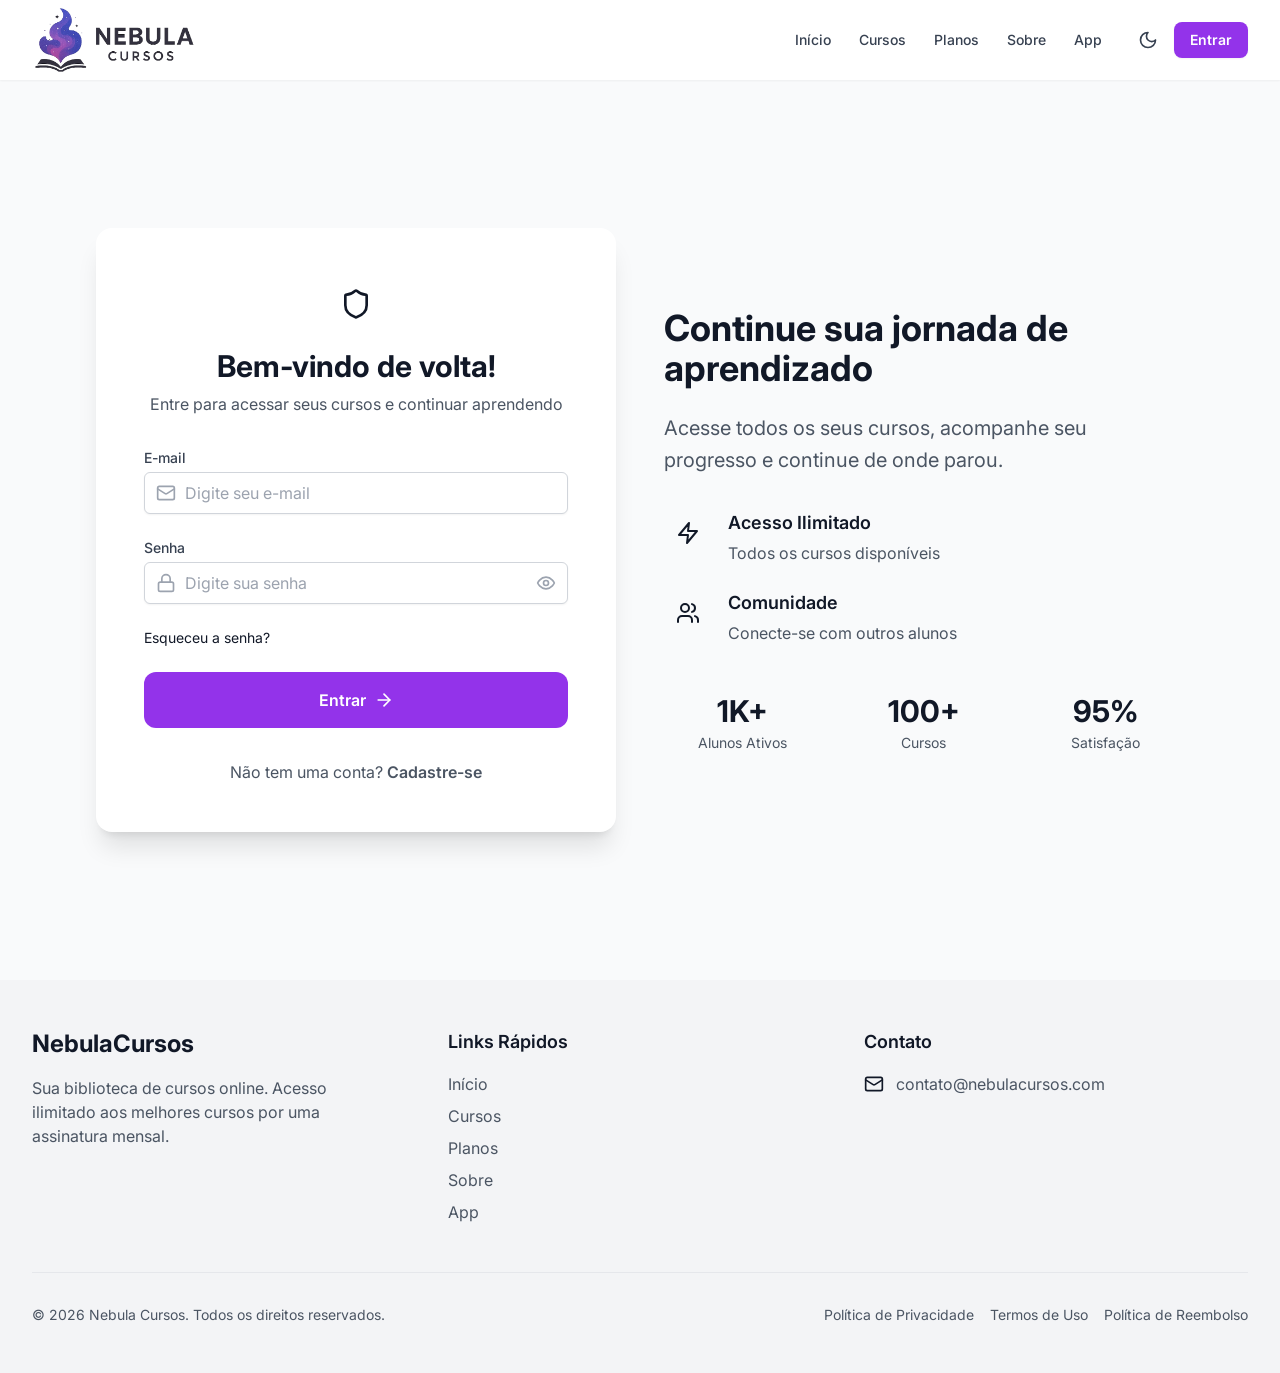
<file: index.html>
<!doctype html>
<html lang="pt-BR">
  <head>
    <meta charset="UTF-8" />
    <meta name="viewport" content="width=device-width, initial-scale=1.0" />
    <title>Nebula Cursos - Biblioteca de Cursos Online</title>
    <!-- <meta
    name="description"
    content="Nebula Cursos é uma plataforma de cursos online que oferece uma ampla gama de cursos para você aprender e se desenvolver."
    /> -->
    
    <!-- Icons -->
    <link rel="icon" type="image/svg+xml" href="/assets/logo-CbI03La8.svg" />
    <link rel="icon" href="/assets/logo-CbI03La8.svg" />

    <!-- Anti-Bots -->
    <meta name="robots" content="noindex, nofollow" />
    <meta name="bingbot" content="noindex" />
    <meta name="yandexbot" content="noindex" />

    <meta name="google" content="notranslate" />
    <meta name="googlebot" content="noindex" />
    <meta name="googlebot-news" content="nosnippet" />


    <!-- Evita conteúdo duplicado -->
    <link rel="canonical" href="https://nebulacursos.com" />


    <!-- Meta OG -->
    <meta
      property="og:title"
      content="Nebula Cursos - Biblioteca de Cursos Online"
    />
    <!-- <meta
      property="og:description"
      content="Nebula Cursos é uma plataforma de cursos online que oferece uma ampla gama de cursos para você aprender e se desenvolver."
    /> -->
    <meta
      property="og:image"
      content="https://nebulacursos.com/src/assets/logo-darkmode.png"
    />
    <meta property="og:url" content="https://nebulacursos.com" />
    <meta property="og:type" content="website" />

    <!-- Meta Twitter -->
    <!-- <meta name="twitter:card" content="summary_large_image" />
    <meta
      name="twitter:title"
      content="Nebula Cursos - Biblioteca de Cursos Online"
    />
    <meta
      name="twitter:description"
      content="Nebula Cursos é uma plataforma de cursos online que oferece uma ampla gama de cursos para você aprender e se desenvolver."
    />
    <meta
      name="twitter:image"
      content="https://nebulacursos.com/src/assets/logo-darkmode.png"
    />
    <meta name="twitter:url" content="https://nebulacursos.com" />
    <meta name="twitter:site" content="@nebulacursos" />
    <meta name="twitter:creator" content="@nebulacursos" />
    <meta
      name="twitter:image:alt"
      content="Nebula Cursos - Biblioteca de Cursos Online"
    /> -->

    <script type="module" crossorigin src="/assets/index-qX1YD-m4.js"></script>
    <link rel="stylesheet" crossorigin href="/assets/index-trrkedoK.css">
  </head>
  <body>
    <div id="root"></div>
  </body>
</html>
</file>
<file: assets/index-trrkedoK.css>
@import"https://fonts.googleapis.com/css2?family=Inter:wght@300;400;500;600;700&display=swap";:root{--color-primary: 116, 54, 240;--color-primary-light: 147, 97, 247;--color-primary-dark: 92, 33, 209;--color-secondary: 59, 130, 246;--color-accent: 249, 115, 22;--color-success: 34, 197, 94;--color-warning: 234, 179, 8;--color-error: 239, 68, 68;--color-background: 249, 250, 251;--color-foreground: 17, 24, 39;--font-sans: "Inter", system-ui, -apple-system, sans-serif}.dark{--color-background: 17, 24, 39;--color-foreground: 249, 250, 251}body{font-family:var(--font-sans);--tw-bg-opacity: 1;background-color:rgb(249 250 251 / var(--tw-bg-opacity));font-size:1rem;line-height:1.5rem;--tw-text-opacity: 1;color:rgb(17 24 39 / var(--tw-text-opacity));-webkit-font-smoothing:antialiased;-moz-osx-font-smoothing:grayscale;transition-property:color,background-color,border-color,text-decoration-color,fill,stroke;transition-timing-function:cubic-bezier(.4,0,.2,1);transition-duration:.3s}body:is(.dark *){--tw-bg-opacity: 1;background-color:rgb(17 24 39 / var(--tw-bg-opacity));--tw-text-opacity: 1;color:rgb(255 255 255 / var(--tw-text-opacity))}h1,h2,h3,h4,h5,h6{font-weight:600}h1{font-size:2.25rem;line-height:2.5rem}@media(min-width:768px){h1{font-size:3rem;line-height:1}}h2{font-size:1.875rem;line-height:2.25rem}@media(min-width:768px){h2{font-size:2.25rem;line-height:2.5rem}}h3{font-size:1.5rem;line-height:2rem}@media(min-width:768px){h3{font-size:1.875rem;line-height:2.25rem}}h4{font-size:1.25rem;line-height:1.75rem}@media(min-width:768px){h4{font-size:1.5rem;line-height:2rem}}h5{font-size:1.125rem;line-height:1.75rem}@media(min-width:768px){h5{font-size:1.25rem;line-height:1.75rem}}h6{font-size:1rem;line-height:1.5rem}@media(min-width:768px){h6{font-size:1.125rem;line-height:1.75rem}}.btn{display:inline-flex;align-items:center;justify-content:center;border-radius:.375rem;padding:.5rem 1rem;font-size:.875rem;line-height:1.25rem;font-weight:500;transition-property:color,background-color,border-color,text-decoration-color,fill,stroke;transition-timing-function:cubic-bezier(.4,0,.2,1);transition-duration:.15s}.btn:focus{outline:2px solid transparent;outline-offset:2px;--tw-ring-offset-shadow: var(--tw-ring-inset) 0 0 0 var(--tw-ring-offset-width) var(--tw-ring-offset-color);--tw-ring-shadow: var(--tw-ring-inset) 0 0 0 calc(2px + var(--tw-ring-offset-width)) var(--tw-ring-color);box-shadow:var(--tw-ring-offset-shadow),var(--tw-ring-shadow),var(--tw-shadow, 0 0 #0000);--tw-ring-color: rgb(var(--color-primary));--tw-ring-offset-width: 2px}.btn:focus:is(.dark *){--tw-ring-offset-color: #111827}.btn-primary{display:inline-flex;align-items:center;justify-content:center;border-radius:.375rem;padding:.5rem 1rem;font-size:.875rem;line-height:1.25rem;font-weight:500;transition-property:color,background-color,border-color,text-decoration-color,fill,stroke;transition-timing-function:cubic-bezier(.4,0,.2,1);transition-duration:.15s}.btn-primary:focus{outline:2px solid transparent;outline-offset:2px;--tw-ring-offset-shadow: var(--tw-ring-inset) 0 0 0 var(--tw-ring-offset-width) var(--tw-ring-offset-color);--tw-ring-shadow: var(--tw-ring-inset) 0 0 0 calc(2px + var(--tw-ring-offset-width)) var(--tw-ring-color);box-shadow:var(--tw-ring-offset-shadow),var(--tw-ring-shadow),var(--tw-shadow, 0 0 #0000);--tw-ring-color: rgb(var(--color-primary));--tw-ring-offset-width: 2px}.btn-primary:focus:is(.dark *){--tw-ring-offset-color: #111827}.btn-primary{--tw-bg-opacity: 1;background-color:rgb(var(--color-primary) / var(--tw-bg-opacity));--tw-text-opacity: 1;color:rgb(255 255 255 / var(--tw-text-opacity))}.btn-primary:hover{--tw-bg-opacity: 1;background-color:rgb(var(--color-primary-dark) / var(--tw-bg-opacity))}.btn-secondary{display:inline-flex;align-items:center;justify-content:center;border-radius:.375rem;padding:.5rem 1rem;font-size:.875rem;line-height:1.25rem;font-weight:500;transition-property:color,background-color,border-color,text-decoration-color,fill,stroke;transition-timing-function:cubic-bezier(.4,0,.2,1);transition-duration:.15s}.btn-secondary:focus{outline:2px solid transparent;outline-offset:2px;--tw-ring-offset-shadow: var(--tw-ring-inset) 0 0 0 var(--tw-ring-offset-width) var(--tw-ring-offset-color);--tw-ring-shadow: var(--tw-ring-inset) 0 0 0 calc(2px + var(--tw-ring-offset-width)) var(--tw-ring-color);box-shadow:var(--tw-ring-offset-shadow),var(--tw-ring-shadow),var(--tw-shadow, 0 0 #0000);--tw-ring-color: rgb(var(--color-primary));--tw-ring-offset-width: 2px}.btn-secondary:focus:is(.dark *){--tw-ring-offset-color: #111827}.btn-secondary{border-width:1px;--tw-border-opacity: 1;border-color:rgb(209 213 219 / var(--tw-border-opacity));--tw-bg-opacity: 1;background-color:rgb(255 255 255 / var(--tw-bg-opacity));--tw-text-opacity: 1;color:rgb(17 24 39 / var(--tw-text-opacity))}.btn-secondary:hover{--tw-bg-opacity: 1;background-color:rgb(243 244 246 / var(--tw-bg-opacity))}.btn-secondary:is(.dark *){--tw-border-opacity: 1;border-color:rgb(55 65 81 / var(--tw-border-opacity));--tw-bg-opacity: 1;background-color:rgb(31 41 55 / var(--tw-bg-opacity));--tw-text-opacity: 1;color:rgb(255 255 255 / var(--tw-text-opacity))}.btn-secondary:hover:is(.dark *){--tw-bg-opacity: 1;background-color:rgb(55 65 81 / var(--tw-bg-opacity))}.container-custom{width:100%}@media(min-width:640px){.container-custom{max-width:640px}}@media(min-width:768px){.container-custom{max-width:768px}}@media(min-width:1024px){.container-custom{max-width:1024px}}@media(min-width:1280px){.container-custom{max-width:1280px}}@media(min-width:1536px){.container-custom{max-width:1536px}}.container-custom{margin-left:auto;margin-right:auto;padding-left:1rem;padding-right:1rem}@media(min-width:640px){.container-custom{padding-left:1.5rem;padding-right:1.5rem}}@media(min-width:1024px){.container-custom{padding-left:2rem;padding-right:2rem}}.card{overflow:hidden;border-radius:.5rem;--tw-bg-opacity: 1;background-color:rgb(255 255 255 / var(--tw-bg-opacity));--tw-shadow: 0 4px 6px -1px rgb(0 0 0 / .1), 0 2px 4px -2px rgb(0 0 0 / .1);--tw-shadow-colored: 0 4px 6px -1px var(--tw-shadow-color), 0 2px 4px -2px var(--tw-shadow-color);box-shadow:var(--tw-ring-offset-shadow, 0 0 #0000),var(--tw-ring-shadow, 0 0 #0000),var(--tw-shadow);transition-property:all;transition-timing-function:cubic-bezier(.4,0,.2,1);transition-duration:.3s}.card:is(.dark *){--tw-bg-opacity: 1;background-color:rgb(31 41 55 / var(--tw-bg-opacity))}.input{display:block;width:100%;border-radius:.375rem;border-width:1px;--tw-border-opacity: 1;border-color:rgb(209 213 219 / var(--tw-border-opacity));--tw-bg-opacity: 1;background-color:rgb(255 255 255 / var(--tw-bg-opacity));padding:.5rem .75rem}.input::-moz-placeholder{--tw-placeholder-opacity: 1;color:rgb(156 163 175 / var(--tw-placeholder-opacity))}.input::placeholder{--tw-placeholder-opacity: 1;color:rgb(156 163 175 / var(--tw-placeholder-opacity))}.input{--tw-shadow: 0 1px 2px 0 rgb(0 0 0 / .05);--tw-shadow-colored: 0 1px 2px 0 var(--tw-shadow-color);box-shadow:var(--tw-ring-offset-shadow, 0 0 #0000),var(--tw-ring-shadow, 0 0 #0000),var(--tw-shadow);transition-property:color,background-color,border-color,text-decoration-color,fill,stroke,opacity,box-shadow,transform,filter,backdrop-filter;transition-timing-function:cubic-bezier(.4,0,.2,1);transition-duration:.2s}.input:focus{border-color:transparent;outline:2px solid transparent;outline-offset:2px;--tw-ring-offset-shadow: var(--tw-ring-inset) 0 0 0 var(--tw-ring-offset-width) var(--tw-ring-offset-color);--tw-ring-shadow: var(--tw-ring-inset) 0 0 0 calc(2px + var(--tw-ring-offset-width)) var(--tw-ring-color);box-shadow:var(--tw-ring-offset-shadow),var(--tw-ring-shadow),var(--tw-shadow, 0 0 #0000);--tw-ring-color: rgb(var(--color-primary))}.input:disabled{--tw-border-opacity: 1;border-color:rgb(229 231 235 / var(--tw-border-opacity));--tw-bg-opacity: 1;background-color:rgb(243 244 246 / var(--tw-bg-opacity));--tw-text-opacity: 1;color:rgb(107 114 128 / var(--tw-text-opacity))}.input:is(.dark *){--tw-border-opacity: 1;border-color:rgb(55 65 81 / var(--tw-border-opacity));--tw-bg-opacity: 1;background-color:rgb(31 41 55 / var(--tw-bg-opacity));--tw-text-opacity: 1;color:rgb(255 255 255 / var(--tw-text-opacity))}.input:disabled:is(.dark *){--tw-bg-opacity: 1;background-color:rgb(55 65 81 / var(--tw-bg-opacity));--tw-text-opacity: 1;color:rgb(156 163 175 / var(--tw-text-opacity))}.label{margin-bottom:.25rem;display:block;font-size:.875rem;line-height:1.25rem;font-weight:500;--tw-text-opacity: 1;color:rgb(55 65 81 / var(--tw-text-opacity))}.label:is(.dark *){--tw-text-opacity: 1;color:rgb(209 213 219 / var(--tw-text-opacity))}.animate-fade-in{animation:fadeIn .5s ease-in-out forwards}@keyframes fadeIn{0%{opacity:0}to{opacity:1}}@keyframes shimmer{0%{transform:translate(-100%)}to{transform:translate(100%)}}.animate-shimmer{animation:shimmer 2s infinite}.slider{-webkit-appearance:none;-moz-appearance:none;appearance:none;background:transparent;cursor:pointer}.slider::-webkit-slider-track{background:#374151;height:4px;border-radius:2px}.slider::-webkit-slider-thumb{-webkit-appearance:none;appearance:none;background:#fff;height:12px;width:12px;border-radius:50%;cursor:pointer;box-shadow:0 2px 4px #0003}.slider::-moz-range-track{background:#374151;height:4px;border-radius:2px;border:none}.slider::-moz-range-thumb{background:#fff;height:12px;width:12px;border-radius:50%;cursor:pointer;border:none;box-shadow:0 2px 4px #0003}video::cue{bottom:15%!important;line-height:1.3}*,:before,:after{--tw-border-spacing-x: 0;--tw-border-spacing-y: 0;--tw-translate-x: 0;--tw-translate-y: 0;--tw-rotate: 0;--tw-skew-x: 0;--tw-skew-y: 0;--tw-scale-x: 1;--tw-scale-y: 1;--tw-pan-x: ;--tw-pan-y: ;--tw-pinch-zoom: ;--tw-scroll-snap-strictness: proximity;--tw-gradient-from-position: ;--tw-gradient-via-position: ;--tw-gradient-to-position: ;--tw-ordinal: ;--tw-slashed-zero: ;--tw-numeric-figure: ;--tw-numeric-spacing: ;--tw-numeric-fraction: ;--tw-ring-inset: ;--tw-ring-offset-width: 0px;--tw-ring-offset-color: #fff;--tw-ring-color: rgb(59 130 246 / .5);--tw-ring-offset-shadow: 0 0 #0000;--tw-ring-shadow: 0 0 #0000;--tw-shadow: 0 0 #0000;--tw-shadow-colored: 0 0 #0000;--tw-blur: ;--tw-brightness: ;--tw-contrast: ;--tw-grayscale: ;--tw-hue-rotate: ;--tw-invert: ;--tw-saturate: ;--tw-sepia: ;--tw-drop-shadow: ;--tw-backdrop-blur: ;--tw-backdrop-brightness: ;--tw-backdrop-contrast: ;--tw-backdrop-grayscale: ;--tw-backdrop-hue-rotate: ;--tw-backdrop-invert: ;--tw-backdrop-opacity: ;--tw-backdrop-saturate: ;--tw-backdrop-sepia: ;--tw-contain-size: ;--tw-contain-layout: ;--tw-contain-paint: ;--tw-contain-style: }::backdrop{--tw-border-spacing-x: 0;--tw-border-spacing-y: 0;--tw-translate-x: 0;--tw-translate-y: 0;--tw-rotate: 0;--tw-skew-x: 0;--tw-skew-y: 0;--tw-scale-x: 1;--tw-scale-y: 1;--tw-pan-x: ;--tw-pan-y: ;--tw-pinch-zoom: ;--tw-scroll-snap-strictness: proximity;--tw-gradient-from-position: ;--tw-gradient-via-position: ;--tw-gradient-to-position: ;--tw-ordinal: ;--tw-slashed-zero: ;--tw-numeric-figure: ;--tw-numeric-spacing: ;--tw-numeric-fraction: ;--tw-ring-inset: ;--tw-ring-offset-width: 0px;--tw-ring-offset-color: #fff;--tw-ring-color: rgb(59 130 246 / .5);--tw-ring-offset-shadow: 0 0 #0000;--tw-ring-shadow: 0 0 #0000;--tw-shadow: 0 0 #0000;--tw-shadow-colored: 0 0 #0000;--tw-blur: ;--tw-brightness: ;--tw-contrast: ;--tw-grayscale: ;--tw-hue-rotate: ;--tw-invert: ;--tw-saturate: ;--tw-sepia: ;--tw-drop-shadow: ;--tw-backdrop-blur: ;--tw-backdrop-brightness: ;--tw-backdrop-contrast: ;--tw-backdrop-grayscale: ;--tw-backdrop-hue-rotate: ;--tw-backdrop-invert: ;--tw-backdrop-opacity: ;--tw-backdrop-saturate: ;--tw-backdrop-sepia: ;--tw-contain-size: ;--tw-contain-layout: ;--tw-contain-paint: ;--tw-contain-style: }*,:before,:after{box-sizing:border-box;border-width:0;border-style:solid;border-color:#e5e7eb}:before,:after{--tw-content: ""}html,:host{line-height:1.5;-webkit-text-size-adjust:100%;-moz-tab-size:4;-o-tab-size:4;tab-size:4;font-family:var(--font-sans);font-feature-settings:normal;font-variation-settings:normal;-webkit-tap-highlight-color:transparent}body{margin:0;line-height:inherit}hr{height:0;color:inherit;border-top-width:1px}abbr:where([title]){-webkit-text-decoration:underline dotted;text-decoration:underline dotted}h1,h2,h3,h4,h5,h6{font-size:inherit;font-weight:inherit}a{color:inherit;text-decoration:inherit}b,strong{font-weight:bolder}code,kbd,samp,pre{font-family:ui-monospace,SFMono-Regular,Menlo,Monaco,Consolas,Liberation Mono,Courier New,monospace;font-feature-settings:normal;font-variation-settings:normal;font-size:1em}small{font-size:80%}sub,sup{font-size:75%;line-height:0;position:relative;vertical-align:baseline}sub{bottom:-.25em}sup{top:-.5em}table{text-indent:0;border-color:inherit;border-collapse:collapse}button,input,optgroup,select,textarea{font-family:inherit;font-feature-settings:inherit;font-variation-settings:inherit;font-size:100%;font-weight:inherit;line-height:inherit;letter-spacing:inherit;color:inherit;margin:0;padding:0}button,select{text-transform:none}button,input:where([type=button]),input:where([type=reset]),input:where([type=submit]){-webkit-appearance:button;background-color:transparent;background-image:none}:-moz-focusring{outline:auto}:-moz-ui-invalid{box-shadow:none}progress{vertical-align:baseline}::-webkit-inner-spin-button,::-webkit-outer-spin-button{height:auto}[type=search]{-webkit-appearance:textfield;outline-offset:-2px}::-webkit-search-decoration{-webkit-appearance:none}::-webkit-file-upload-button{-webkit-appearance:button;font:inherit}summary{display:list-item}blockquote,dl,dd,h1,h2,h3,h4,h5,h6,hr,figure,p,pre{margin:0}fieldset{margin:0;padding:0}legend{padding:0}ol,ul,menu{list-style:none;margin:0;padding:0}dialog{padding:0}textarea{resize:vertical}input::-moz-placeholder,textarea::-moz-placeholder{opacity:1;color:#9ca3af}input::placeholder,textarea::placeholder{opacity:1;color:#9ca3af}button,[role=button]{cursor:pointer}:disabled{cursor:default}img,svg,video,canvas,audio,iframe,embed,object{display:block;vertical-align:middle}img,video{max-width:100%;height:auto}[hidden]{display:none}.\!container{width:100%!important}.container{width:100%}@media(min-width:640px){.\!container{max-width:640px!important}.container{max-width:640px}}@media(min-width:768px){.\!container{max-width:768px!important}.container{max-width:768px}}@media(min-width:1024px){.\!container{max-width:1024px!important}.container{max-width:1024px}}@media(min-width:1280px){.\!container{max-width:1280px!important}.container{max-width:1280px}}@media(min-width:1536px){.\!container{max-width:1536px!important}.container{max-width:1536px}}.sr-only{position:absolute;width:1px;height:1px;padding:0;margin:-1px;overflow:hidden;clip:rect(0,0,0,0);white-space:nowrap;border-width:0}.pointer-events-none{pointer-events:none}.fixed{position:fixed}.absolute{position:absolute}.relative{position:relative}.sticky{position:sticky}.inset-0{inset:0}.-bottom-4{bottom:-1rem}.-bottom-8{bottom:-2rem}.-left-4{left:-1rem}.-left-8{left:-2rem}.-right-2{right:-.5rem}.-right-4{right:-1rem}.-right-8{right:-2rem}.-top-2{top:-.5rem}.-top-4{top:-1rem}.-top-8{top:-2rem}.bottom-0{bottom:0}.bottom-4{bottom:1rem}.bottom-full{bottom:100%}.left-0{left:0}.left-1\/2{left:50%}.left-3{left:.75rem}.left-4{left:1rem}.left-5{left:1.25rem}.right-0{right:0}.right-1\.5{right:.375rem}.right-2{right:.5rem}.right-3{right:.75rem}.right-4{right:1rem}.top-0{top:0}.top-1\.5{top:.375rem}.top-1\/2{top:50%}.top-2{top:.5rem}.top-20{top:5rem}.top-4{top:1rem}.top-8{top:2rem}.top-full{top:100%}.z-10{z-index:10}.z-20{z-index:20}.z-50{z-index:50}.z-\[60\]{z-index:60}.order-1{order:1}.order-2{order:2}.col-span-full{grid-column:1 / -1}.m-1{margin:.25rem}.mx-1{margin-left:.25rem;margin-right:.25rem}.mx-2{margin-left:.5rem;margin-right:.5rem}.mx-4{margin-left:1rem;margin-right:1rem}.mx-auto{margin-left:auto;margin-right:auto}.my-2{margin-top:.5rem;margin-bottom:.5rem}.mb-0\.5{margin-bottom:.125rem}.mb-1{margin-bottom:.25rem}.mb-1\.5{margin-bottom:.375rem}.mb-10{margin-bottom:2.5rem}.mb-12{margin-bottom:3rem}.mb-14{margin-bottom:3.5rem}.mb-16{margin-bottom:4rem}.mb-2{margin-bottom:.5rem}.mb-20{margin-bottom:5rem}.mb-3{margin-bottom:.75rem}.mb-4{margin-bottom:1rem}.mb-6{margin-bottom:1.5rem}.mb-8{margin-bottom:2rem}.ml-1{margin-left:.25rem}.ml-2{margin-left:.5rem}.ml-3{margin-left:.75rem}.ml-4{margin-left:1rem}.mr-1{margin-right:.25rem}.mr-2{margin-right:.5rem}.mr-3{margin-right:.75rem}.mr-4{margin-right:1rem}.mt-0\.5{margin-top:.125rem}.mt-1{margin-top:.25rem}.mt-10{margin-top:2.5rem}.mt-12{margin-top:3rem}.mt-2{margin-top:.5rem}.mt-20{margin-top:5rem}.mt-3{margin-top:.75rem}.mt-4{margin-top:1rem}.mt-6{margin-top:1.5rem}.mt-8{margin-top:2rem}.mt-auto{margin-top:auto}.line-clamp-2{overflow:hidden;display:-webkit-box;-webkit-box-orient:vertical;-webkit-line-clamp:2}.block{display:block}.inline-block{display:inline-block}.inline{display:inline}.flex{display:flex}.inline-flex{display:inline-flex}.table{display:table}.grid{display:grid}.hidden{display:none}.aspect-\[16\/10\]{aspect-ratio:16/10}.aspect-video{aspect-ratio:16 / 9}.h-1{height:.25rem}.h-1\.5{height:.375rem}.h-10{height:2.5rem}.h-11{height:2.75rem}.h-12{height:3rem}.h-14{height:3.5rem}.h-16{height:4rem}.h-2{height:.5rem}.h-2\.5{height:.625rem}.h-20{height:5rem}.h-24{height:6rem}.h-28{height:7rem}.h-3{height:.75rem}.h-3\.5{height:.875rem}.h-32{height:8rem}.h-36{height:9rem}.h-4{height:1rem}.h-40{height:10rem}.h-48{height:12rem}.h-5{height:1.25rem}.h-6{height:1.5rem}.h-64{height:16rem}.h-7{height:1.75rem}.h-8{height:2rem}.h-80{height:20rem}.h-9{height:2.25rem}.h-96{height:24rem}.h-\[24px\]{height:24px}.h-\[500px\]{height:500px}.h-\[50vh\]{height:50vh}.h-\[600px\]{height:600px}.h-full{height:100%}.max-h-56{max-height:14rem}.max-h-60{max-height:15rem}.max-h-\[80vh\]{max-height:80vh}.max-h-\[85vh\]{max-height:85vh}.max-h-\[90vh\]{max-height:90vh}.max-h-\[calc\(90vh-120px\)\]{max-height:calc(90vh - 120px)}.min-h-0{min-height:0px}.min-h-\[180px\]{min-height:180px}.min-h-\[2\.5rem\]{min-height:2.5rem}.min-h-\[220px\]{min-height:220px}.min-h-\[320px\]{min-height:320px}.min-h-\[70vh\]{min-height:70vh}.min-h-screen{min-height:100vh}.w-1\/2{width:50%}.w-1\/5{width:20%}.w-10{width:2.5rem}.w-11{width:2.75rem}.w-12{width:3rem}.w-14{width:3.5rem}.w-16{width:4rem}.w-2{width:.5rem}.w-2\.5{width:.625rem}.w-2\/5{width:40%}.w-20{width:5rem}.w-24{width:6rem}.w-3{width:.75rem}.w-3\.5{width:.875rem}.w-3\/4{width:75%}.w-3\/5{width:60%}.w-32{width:8rem}.w-4{width:1rem}.w-4\/5{width:80%}.w-48{width:12rem}.w-5{width:1.25rem}.w-6{width:1.5rem}.w-64{width:16rem}.w-7{width:1.75rem}.w-8{width:2rem}.w-80{width:20rem}.w-96{width:24rem}.w-\[240px\]{width:240px}.w-\[24px\]{width:24px}.w-fit{width:-moz-fit-content;width:fit-content}.w-full{width:100%}.w-px{width:1px}.min-w-0{min-width:0px}.min-w-\[120px\]{min-width:120px}.min-w-\[150px\]{min-width:150px}.min-w-\[160px\]{min-width:160px}.min-w-\[2\.25rem\]{min-width:2.25rem}.min-w-\[2\.5rem\]{min-width:2.5rem}.max-w-2xl{max-width:42rem}.max-w-3xl{max-width:48rem}.max-w-4xl{max-width:56rem}.max-w-6xl{max-width:72rem}.max-w-lg{max-width:32rem}.max-w-md{max-width:28rem}.max-w-sm{max-width:24rem}.max-w-xs{max-width:20rem}.flex-1{flex:1 1 0%}.flex-shrink-0,.shrink-0{flex-shrink:0}.flex-grow{flex-grow:1}.-translate-x-1\/2{--tw-translate-x: -50%;transform:translate(var(--tw-translate-x),var(--tw-translate-y)) rotate(var(--tw-rotate)) skew(var(--tw-skew-x)) skewY(var(--tw-skew-y)) scaleX(var(--tw-scale-x)) scaleY(var(--tw-scale-y))}.-translate-x-1\/4{--tw-translate-x: -25%;transform:translate(var(--tw-translate-x),var(--tw-translate-y)) rotate(var(--tw-rotate)) skew(var(--tw-skew-x)) skewY(var(--tw-skew-y)) scaleX(var(--tw-scale-x)) scaleY(var(--tw-scale-y))}.-translate-x-24{--tw-translate-x: -6rem;transform:translate(var(--tw-translate-x),var(--tw-translate-y)) rotate(var(--tw-rotate)) skew(var(--tw-skew-x)) skewY(var(--tw-skew-y)) scaleX(var(--tw-scale-x)) scaleY(var(--tw-scale-y))}.-translate-x-32{--tw-translate-x: -8rem;transform:translate(var(--tw-translate-x),var(--tw-translate-y)) rotate(var(--tw-rotate)) skew(var(--tw-skew-x)) skewY(var(--tw-skew-y)) scaleX(var(--tw-scale-x)) scaleY(var(--tw-scale-y))}.-translate-x-48{--tw-translate-x: -12rem;transform:translate(var(--tw-translate-x),var(--tw-translate-y)) rotate(var(--tw-rotate)) skew(var(--tw-skew-x)) skewY(var(--tw-skew-y)) scaleX(var(--tw-scale-x)) scaleY(var(--tw-scale-y))}.-translate-y-1\/2{--tw-translate-y: -50%;transform:translate(var(--tw-translate-x),var(--tw-translate-y)) rotate(var(--tw-rotate)) skew(var(--tw-skew-x)) skewY(var(--tw-skew-y)) scaleX(var(--tw-scale-x)) scaleY(var(--tw-scale-y))}.-translate-y-1\/4{--tw-translate-y: -25%;transform:translate(var(--tw-translate-x),var(--tw-translate-y)) rotate(var(--tw-rotate)) skew(var(--tw-skew-x)) skewY(var(--tw-skew-y)) scaleX(var(--tw-scale-x)) scaleY(var(--tw-scale-y))}.-translate-y-32{--tw-translate-y: -8rem;transform:translate(var(--tw-translate-x),var(--tw-translate-y)) rotate(var(--tw-rotate)) skew(var(--tw-skew-x)) skewY(var(--tw-skew-y)) scaleX(var(--tw-scale-x)) scaleY(var(--tw-scale-y))}.-translate-y-48{--tw-translate-y: -12rem;transform:translate(var(--tw-translate-x),var(--tw-translate-y)) rotate(var(--tw-rotate)) skew(var(--tw-skew-x)) skewY(var(--tw-skew-y)) scaleX(var(--tw-scale-x)) scaleY(var(--tw-scale-y))}.translate-x-1{--tw-translate-x: .25rem;transform:translate(var(--tw-translate-x),var(--tw-translate-y)) rotate(var(--tw-rotate)) skew(var(--tw-skew-x)) skewY(var(--tw-skew-y)) scaleX(var(--tw-scale-x)) scaleY(var(--tw-scale-y))}.translate-x-1\/4{--tw-translate-x: 25%;transform:translate(var(--tw-translate-x),var(--tw-translate-y)) rotate(var(--tw-rotate)) skew(var(--tw-skew-x)) skewY(var(--tw-skew-y)) scaleX(var(--tw-scale-x)) scaleY(var(--tw-scale-y))}.translate-x-32{--tw-translate-x: 8rem;transform:translate(var(--tw-translate-x),var(--tw-translate-y)) rotate(var(--tw-rotate)) skew(var(--tw-skew-x)) skewY(var(--tw-skew-y)) scaleX(var(--tw-scale-x)) scaleY(var(--tw-scale-y))}.translate-x-48{--tw-translate-x: 12rem;transform:translate(var(--tw-translate-x),var(--tw-translate-y)) rotate(var(--tw-rotate)) skew(var(--tw-skew-x)) skewY(var(--tw-skew-y)) scaleX(var(--tw-scale-x)) scaleY(var(--tw-scale-y))}.translate-x-6{--tw-translate-x: 1.5rem;transform:translate(var(--tw-translate-x),var(--tw-translate-y)) rotate(var(--tw-rotate)) skew(var(--tw-skew-x)) skewY(var(--tw-skew-y)) scaleX(var(--tw-scale-x)) scaleY(var(--tw-scale-y))}.translate-x-\[-100\%\]{--tw-translate-x: -100%;transform:translate(var(--tw-translate-x),var(--tw-translate-y)) rotate(var(--tw-rotate)) skew(var(--tw-skew-x)) skewY(var(--tw-skew-y)) scaleX(var(--tw-scale-x)) scaleY(var(--tw-scale-y))}.translate-y-1\/4{--tw-translate-y: 25%;transform:translate(var(--tw-translate-x),var(--tw-translate-y)) rotate(var(--tw-rotate)) skew(var(--tw-skew-x)) skewY(var(--tw-skew-y)) scaleX(var(--tw-scale-x)) scaleY(var(--tw-scale-y))}.translate-y-24{--tw-translate-y: 6rem;transform:translate(var(--tw-translate-x),var(--tw-translate-y)) rotate(var(--tw-rotate)) skew(var(--tw-skew-x)) skewY(var(--tw-skew-y)) scaleX(var(--tw-scale-x)) scaleY(var(--tw-scale-y))}.translate-y-32{--tw-translate-y: 8rem;transform:translate(var(--tw-translate-x),var(--tw-translate-y)) rotate(var(--tw-rotate)) skew(var(--tw-skew-x)) skewY(var(--tw-skew-y)) scaleX(var(--tw-scale-x)) scaleY(var(--tw-scale-y))}.translate-y-48{--tw-translate-y: 12rem;transform:translate(var(--tw-translate-x),var(--tw-translate-y)) rotate(var(--tw-rotate)) skew(var(--tw-skew-x)) skewY(var(--tw-skew-y)) scaleX(var(--tw-scale-x)) scaleY(var(--tw-scale-y))}.rotate-180{--tw-rotate: 180deg;transform:translate(var(--tw-translate-x),var(--tw-translate-y)) rotate(var(--tw-rotate)) skew(var(--tw-skew-x)) skewY(var(--tw-skew-y)) scaleX(var(--tw-scale-x)) scaleY(var(--tw-scale-y))}.rotate-90{--tw-rotate: 90deg;transform:translate(var(--tw-translate-x),var(--tw-translate-y)) rotate(var(--tw-rotate)) skew(var(--tw-skew-x)) skewY(var(--tw-skew-y)) scaleX(var(--tw-scale-x)) scaleY(var(--tw-scale-y))}.transform{transform:translate(var(--tw-translate-x),var(--tw-translate-y)) rotate(var(--tw-rotate)) skew(var(--tw-skew-x)) skewY(var(--tw-skew-y)) scaleX(var(--tw-scale-x)) scaleY(var(--tw-scale-y))}@keyframes bounce{0%,to{transform:translateY(-25%);animation-timing-function:cubic-bezier(.8,0,1,1)}50%{transform:none;animation-timing-function:cubic-bezier(0,0,.2,1)}}.animate-bounce{animation:bounce 1s infinite}@keyframes pulse{50%{opacity:.5}}.animate-pulse{animation:pulse 2s cubic-bezier(.4,0,.6,1) infinite}@keyframes spin{to{transform:rotate(360deg)}}.animate-spin{animation:spin 1s linear infinite}.cursor-not-allowed{cursor:not-allowed}.cursor-pointer{cursor:pointer}.touch-pan-x{--tw-pan-x: pan-x;touch-action:var(--tw-pan-x) var(--tw-pan-y) var(--tw-pinch-zoom)}.touch-manipulation{touch-action:manipulation}.select-none{-webkit-user-select:none;-moz-user-select:none;user-select:none}.resize-none{resize:none}.snap-x{scroll-snap-type:x var(--tw-scroll-snap-strictness)}.snap-mandatory{--tw-scroll-snap-strictness: mandatory}.snap-start{scroll-snap-align:start}.appearance-none{-webkit-appearance:none;-moz-appearance:none;appearance:none}.grid-cols-1{grid-template-columns:repeat(1,minmax(0,1fr))}.grid-cols-2{grid-template-columns:repeat(2,minmax(0,1fr))}.grid-cols-3{grid-template-columns:repeat(3,minmax(0,1fr))}.flex-col{flex-direction:column}.flex-wrap{flex-wrap:wrap}.items-start{align-items:flex-start}.items-end{align-items:flex-end}.items-center{align-items:center}.items-baseline{align-items:baseline}.items-stretch{align-items:stretch}.justify-end{justify-content:flex-end}.justify-center{justify-content:center}.justify-between{justify-content:space-between}.gap-0\.5{gap:.125rem}.gap-1{gap:.25rem}.gap-1\.5{gap:.375rem}.gap-10{gap:2.5rem}.gap-12{gap:3rem}.gap-2{gap:.5rem}.gap-3{gap:.75rem}.gap-4{gap:1rem}.gap-6{gap:1.5rem}.gap-8{gap:2rem}.space-x-1>:not([hidden])~:not([hidden]){--tw-space-x-reverse: 0;margin-right:calc(.25rem * var(--tw-space-x-reverse));margin-left:calc(.25rem * calc(1 - var(--tw-space-x-reverse)))}.space-x-2>:not([hidden])~:not([hidden]){--tw-space-x-reverse: 0;margin-right:calc(.5rem * var(--tw-space-x-reverse));margin-left:calc(.5rem * calc(1 - var(--tw-space-x-reverse)))}.space-x-3>:not([hidden])~:not([hidden]){--tw-space-x-reverse: 0;margin-right:calc(.75rem * var(--tw-space-x-reverse));margin-left:calc(.75rem * calc(1 - var(--tw-space-x-reverse)))}.space-x-4>:not([hidden])~:not([hidden]){--tw-space-x-reverse: 0;margin-right:calc(1rem * var(--tw-space-x-reverse));margin-left:calc(1rem * calc(1 - var(--tw-space-x-reverse)))}.space-x-8>:not([hidden])~:not([hidden]){--tw-space-x-reverse: 0;margin-right:calc(2rem * var(--tw-space-x-reverse));margin-left:calc(2rem * calc(1 - var(--tw-space-x-reverse)))}.space-y-1>:not([hidden])~:not([hidden]){--tw-space-y-reverse: 0;margin-top:calc(.25rem * calc(1 - var(--tw-space-y-reverse)));margin-bottom:calc(.25rem * var(--tw-space-y-reverse))}.space-y-12>:not([hidden])~:not([hidden]){--tw-space-y-reverse: 0;margin-top:calc(3rem * calc(1 - var(--tw-space-y-reverse)));margin-bottom:calc(3rem * var(--tw-space-y-reverse))}.space-y-2>:not([hidden])~:not([hidden]){--tw-space-y-reverse: 0;margin-top:calc(.5rem * calc(1 - var(--tw-space-y-reverse)));margin-bottom:calc(.5rem * var(--tw-space-y-reverse))}.space-y-3>:not([hidden])~:not([hidden]){--tw-space-y-reverse: 0;margin-top:calc(.75rem * calc(1 - var(--tw-space-y-reverse)));margin-bottom:calc(.75rem * var(--tw-space-y-reverse))}.space-y-4>:not([hidden])~:not([hidden]){--tw-space-y-reverse: 0;margin-top:calc(1rem * calc(1 - var(--tw-space-y-reverse)));margin-bottom:calc(1rem * var(--tw-space-y-reverse))}.space-y-5>:not([hidden])~:not([hidden]){--tw-space-y-reverse: 0;margin-top:calc(1.25rem * calc(1 - var(--tw-space-y-reverse)));margin-bottom:calc(1.25rem * var(--tw-space-y-reverse))}.space-y-6>:not([hidden])~:not([hidden]){--tw-space-y-reverse: 0;margin-top:calc(1.5rem * calc(1 - var(--tw-space-y-reverse)));margin-bottom:calc(1.5rem * var(--tw-space-y-reverse))}.space-y-8>:not([hidden])~:not([hidden]){--tw-space-y-reverse: 0;margin-top:calc(2rem * calc(1 - var(--tw-space-y-reverse)));margin-bottom:calc(2rem * var(--tw-space-y-reverse))}.divide-y>:not([hidden])~:not([hidden]){--tw-divide-y-reverse: 0;border-top-width:calc(1px * calc(1 - var(--tw-divide-y-reverse)));border-bottom-width:calc(1px * var(--tw-divide-y-reverse))}.divide-gray-200>:not([hidden])~:not([hidden]){--tw-divide-opacity: 1;border-color:rgb(229 231 235 / var(--tw-divide-opacity))}.self-start{align-self:flex-start}.overflow-auto{overflow:auto}.overflow-hidden{overflow:hidden}.overflow-x-auto{overflow-x:auto}.overflow-y-auto{overflow-y:auto}.overflow-x-hidden{overflow-x:hidden}.scroll-smooth{scroll-behavior:smooth}.truncate{overflow:hidden;text-overflow:ellipsis;white-space:nowrap}.whitespace-nowrap{white-space:nowrap}.break-all{word-break:break-all}.rounded{border-radius:.25rem}.rounded-2xl{border-radius:1rem}.rounded-3xl{border-radius:1.5rem}.rounded-\[2\.5rem\]{border-radius:2.5rem}.rounded-\[3rem\]{border-radius:3rem}.rounded-full{border-radius:9999px}.rounded-lg{border-radius:.5rem}.rounded-md{border-radius:.375rem}.rounded-xl{border-radius:.75rem}.rounded-l-xl{border-top-left-radius:.75rem;border-bottom-left-radius:.75rem}.rounded-r-xl{border-top-right-radius:.75rem;border-bottom-right-radius:.75rem}.rounded-t-2xl{border-top-left-radius:1rem;border-top-right-radius:1rem}.rounded-t-\[2\.5rem\]{border-top-left-radius:2.5rem;border-top-right-radius:2.5rem}.border{border-width:1px}.border-2{border-width:2px}.border-4{border-width:4px}.border-y{border-top-width:1px;border-bottom-width:1px}.border-b{border-bottom-width:1px}.border-b-2{border-bottom-width:2px}.border-l{border-left-width:1px}.border-l-4{border-left-width:4px}.border-t{border-top-width:1px}.border-dashed{border-style:dashed}.border-\[\#0088cc\]\/20{border-color:#08c3}.border-\[\#9031E6\]\/20{border-color:#9031e633}.border-\[\#9031E6\]\/30{border-color:#9031e64d}.border-\[\#9031E6\]\/40{border-color:#9031e666}.border-\[\#D4AF37\]\/20{border-color:#d4af3733}.border-\[\#D4AF37\]\/30{border-color:#d4af374d}.border-amber-100{--tw-border-opacity: 1;border-color:rgb(254 243 199 / var(--tw-border-opacity))}.border-amber-200{--tw-border-opacity: 1;border-color:rgb(253 230 138 / var(--tw-border-opacity))}.border-blue-100{--tw-border-opacity: 1;border-color:rgb(219 234 254 / var(--tw-border-opacity))}.border-blue-200{--tw-border-opacity: 1;border-color:rgb(191 219 254 / var(--tw-border-opacity))}.border-emerald-200{--tw-border-opacity: 1;border-color:rgb(167 243 208 / var(--tw-border-opacity))}.border-gray-100{--tw-border-opacity: 1;border-color:rgb(243 244 246 / var(--tw-border-opacity))}.border-gray-200{--tw-border-opacity: 1;border-color:rgb(229 231 235 / var(--tw-border-opacity))}.border-gray-300{--tw-border-opacity: 1;border-color:rgb(209 213 219 / var(--tw-border-opacity))}.border-green-100{--tw-border-opacity: 1;border-color:rgb(220 252 231 / var(--tw-border-opacity))}.border-green-200{--tw-border-opacity: 1;border-color:rgb(187 247 208 / var(--tw-border-opacity))}.border-green-500{--tw-border-opacity: 1;border-color:rgb(34 197 94 / var(--tw-border-opacity))}.border-indigo-100{--tw-border-opacity: 1;border-color:rgb(224 231 255 / var(--tw-border-opacity))}.border-orange-200{--tw-border-opacity: 1;border-color:rgb(254 215 170 / var(--tw-border-opacity))}.border-orange-300{--tw-border-opacity: 1;border-color:rgb(253 186 116 / var(--tw-border-opacity))}.border-pink-100{--tw-border-opacity: 1;border-color:rgb(252 231 243 / var(--tw-border-opacity))}.border-primary{--tw-border-opacity: 1;border-color:rgb(var(--color-primary) / var(--tw-border-opacity))}.border-primary\/30{border-color:rgb(var(--color-primary) / .3)}.border-primary\/50{border-color:rgb(var(--color-primary) / .5)}.border-purple-100{--tw-border-opacity: 1;border-color:rgb(243 232 255 / var(--tw-border-opacity))}.border-purple-200{--tw-border-opacity: 1;border-color:rgb(233 213 255 / var(--tw-border-opacity))}.border-purple-300{--tw-border-opacity: 1;border-color:rgb(216 180 254 / var(--tw-border-opacity))}.border-purple-600{--tw-border-opacity: 1;border-color:rgb(147 51 234 / var(--tw-border-opacity))}.border-red-200{--tw-border-opacity: 1;border-color:rgb(254 202 202 / var(--tw-border-opacity))}.border-red-300{--tw-border-opacity: 1;border-color:rgb(252 165 165 / var(--tw-border-opacity))}.border-red-500{--tw-border-opacity: 1;border-color:rgb(239 68 68 / var(--tw-border-opacity))}.border-sky-100{--tw-border-opacity: 1;border-color:rgb(224 242 254 / var(--tw-border-opacity))}.border-slate-200{--tw-border-opacity: 1;border-color:rgb(226 232 240 / var(--tw-border-opacity))}.border-teal-100{--tw-border-opacity: 1;border-color:rgb(204 251 241 / var(--tw-border-opacity))}.border-transparent{border-color:transparent}.border-violet-100{--tw-border-opacity: 1;border-color:rgb(237 233 254 / var(--tw-border-opacity))}.border-white{--tw-border-opacity: 1;border-color:rgb(255 255 255 / var(--tw-border-opacity))}.border-white\/20{border-color:#fff3}.border-white\/30{border-color:#ffffff4d}.border-yellow-200{--tw-border-opacity: 1;border-color:rgb(254 240 138 / var(--tw-border-opacity))}.border-yellow-300{--tw-border-opacity: 1;border-color:rgb(253 224 71 / var(--tw-border-opacity))}.border-yellow-500\/40{border-color:#eab30866}.border-yellow-500\/50{border-color:#eab30880}.border-t-purple-600{--tw-border-opacity: 1;border-top-color:rgb(147 51 234 / var(--tw-border-opacity))}.border-t-transparent{border-top-color:transparent}.bg-\[\#0088cc\]{--tw-bg-opacity: 1;background-color:rgb(0 136 204 / var(--tw-bg-opacity))}.bg-\[\#0088cc\]\/10{background-color:#0088cc1a}.bg-\[\#9031E6\]{--tw-bg-opacity: 1;background-color:rgb(144 49 230 / var(--tw-bg-opacity))}.bg-\[\#9031E6\]\/10{background-color:#9031e61a}.bg-\[\#9031E6\]\/20{background-color:#9031e633}.bg-amber-100{--tw-bg-opacity: 1;background-color:rgb(254 243 199 / var(--tw-bg-opacity))}.bg-amber-50{--tw-bg-opacity: 1;background-color:rgb(255 251 235 / var(--tw-bg-opacity))}.bg-amber-600{--tw-bg-opacity: 1;background-color:rgb(217 119 6 / var(--tw-bg-opacity))}.bg-black{--tw-bg-opacity: 1;background-color:rgb(0 0 0 / var(--tw-bg-opacity))}.bg-black\/0{background-color:#0000}.bg-black\/20{background-color:#0003}.bg-black\/30{background-color:#0000004d}.bg-black\/40{background-color:#0006}.bg-black\/50{background-color:#00000080}.bg-black\/70{background-color:#000000b3}.bg-black\/80{background-color:#000c}.bg-blue-100{--tw-bg-opacity: 1;background-color:rgb(219 234 254 / var(--tw-bg-opacity))}.bg-blue-50{--tw-bg-opacity: 1;background-color:rgb(239 246 255 / var(--tw-bg-opacity))}.bg-emerald-100{--tw-bg-opacity: 1;background-color:rgb(209 250 229 / var(--tw-bg-opacity))}.bg-emerald-200\/60{background-color:#a7f3d099}.bg-emerald-50{--tw-bg-opacity: 1;background-color:rgb(236 253 245 / var(--tw-bg-opacity))}.bg-gray-100{--tw-bg-opacity: 1;background-color:rgb(243 244 246 / var(--tw-bg-opacity))}.bg-gray-200{--tw-bg-opacity: 1;background-color:rgb(229 231 235 / var(--tw-bg-opacity))}.bg-gray-300{--tw-bg-opacity: 1;background-color:rgb(209 213 219 / var(--tw-bg-opacity))}.bg-gray-400{--tw-bg-opacity: 1;background-color:rgb(156 163 175 / var(--tw-bg-opacity))}.bg-gray-50{--tw-bg-opacity: 1;background-color:rgb(249 250 251 / var(--tw-bg-opacity))}.bg-gray-500{--tw-bg-opacity: 1;background-color:rgb(107 114 128 / var(--tw-bg-opacity))}.bg-gray-600{--tw-bg-opacity: 1;background-color:rgb(75 85 99 / var(--tw-bg-opacity))}.bg-gray-800{--tw-bg-opacity: 1;background-color:rgb(31 41 55 / var(--tw-bg-opacity))}.bg-gray-900{--tw-bg-opacity: 1;background-color:rgb(17 24 39 / var(--tw-bg-opacity))}.bg-green-100{--tw-bg-opacity: 1;background-color:rgb(220 252 231 / var(--tw-bg-opacity))}.bg-green-50{--tw-bg-opacity: 1;background-color:rgb(240 253 244 / var(--tw-bg-opacity))}.bg-green-500{--tw-bg-opacity: 1;background-color:rgb(34 197 94 / var(--tw-bg-opacity))}.bg-green-600{--tw-bg-opacity: 1;background-color:rgb(22 163 74 / var(--tw-bg-opacity))}.bg-indigo-100{--tw-bg-opacity: 1;background-color:rgb(224 231 255 / var(--tw-bg-opacity))}.bg-indigo-50{--tw-bg-opacity: 1;background-color:rgb(238 242 255 / var(--tw-bg-opacity))}.bg-orange-100{--tw-bg-opacity: 1;background-color:rgb(255 237 213 / var(--tw-bg-opacity))}.bg-orange-400{--tw-bg-opacity: 1;background-color:rgb(251 146 60 / var(--tw-bg-opacity))}.bg-orange-500{--tw-bg-opacity: 1;background-color:rgb(249 115 22 / var(--tw-bg-opacity))}.bg-orange-600{--tw-bg-opacity: 1;background-color:rgb(234 88 12 / var(--tw-bg-opacity))}.bg-pink-200\/30{background-color:#fbcfe84d}.bg-pink-50{--tw-bg-opacity: 1;background-color:rgb(253 242 248 / var(--tw-bg-opacity))}.bg-pink-600{--tw-bg-opacity: 1;background-color:rgb(219 39 119 / var(--tw-bg-opacity))}.bg-primary{--tw-bg-opacity: 1;background-color:rgb(var(--color-primary) / var(--tw-bg-opacity))}.bg-primary\/10{background-color:rgb(var(--color-primary) / .1)}.bg-primary\/20{background-color:rgb(var(--color-primary) / .2)}.bg-primary\/5{background-color:rgb(var(--color-primary) / .05)}.bg-purple-100{--tw-bg-opacity: 1;background-color:rgb(243 232 255 / var(--tw-bg-opacity))}.bg-purple-200\/30{background-color:#e9d5ff4d}.bg-purple-400{--tw-bg-opacity: 1;background-color:rgb(192 132 252 / var(--tw-bg-opacity))}.bg-purple-50{--tw-bg-opacity: 1;background-color:rgb(250 245 255 / var(--tw-bg-opacity))}.bg-purple-500{--tw-bg-opacity: 1;background-color:rgb(168 85 247 / var(--tw-bg-opacity))}.bg-purple-600{--tw-bg-opacity: 1;background-color:rgb(147 51 234 / var(--tw-bg-opacity))}.bg-purple-800{--tw-bg-opacity: 1;background-color:rgb(107 33 168 / var(--tw-bg-opacity))}.bg-purple-900\/50{background-color:#581c8780}.bg-red-100{--tw-bg-opacity: 1;background-color:rgb(254 226 226 / var(--tw-bg-opacity))}.bg-red-50{--tw-bg-opacity: 1;background-color:rgb(254 242 242 / var(--tw-bg-opacity))}.bg-red-500{--tw-bg-opacity: 1;background-color:rgb(239 68 68 / var(--tw-bg-opacity))}.bg-red-600{--tw-bg-opacity: 1;background-color:rgb(220 38 38 / var(--tw-bg-opacity))}.bg-sky-100{--tw-bg-opacity: 1;background-color:rgb(224 242 254 / var(--tw-bg-opacity))}.bg-sky-50{--tw-bg-opacity: 1;background-color:rgb(240 249 255 / var(--tw-bg-opacity))}.bg-slate-100{--tw-bg-opacity: 1;background-color:rgb(241 245 249 / var(--tw-bg-opacity))}.bg-slate-50{--tw-bg-opacity: 1;background-color:rgb(248 250 252 / var(--tw-bg-opacity))}.bg-teal-100{--tw-bg-opacity: 1;background-color:rgb(204 251 241 / var(--tw-bg-opacity))}.bg-teal-50{--tw-bg-opacity: 1;background-color:rgb(240 253 250 / var(--tw-bg-opacity))}.bg-violet-100{--tw-bg-opacity: 1;background-color:rgb(237 233 254 / var(--tw-bg-opacity))}.bg-violet-50{--tw-bg-opacity: 1;background-color:rgb(245 243 255 / var(--tw-bg-opacity))}.bg-white{--tw-bg-opacity: 1;background-color:rgb(255 255 255 / var(--tw-bg-opacity))}.bg-white\/10{background-color:#ffffff1a}.bg-white\/20{background-color:#fff3}.bg-white\/5{background-color:#ffffff0d}.bg-white\/90{background-color:#ffffffe6}.bg-yellow-100{--tw-bg-opacity: 1;background-color:rgb(254 249 195 / var(--tw-bg-opacity))}.bg-yellow-400{--tw-bg-opacity: 1;background-color:rgb(250 204 21 / var(--tw-bg-opacity))}.bg-yellow-50{--tw-bg-opacity: 1;background-color:rgb(254 252 232 / var(--tw-bg-opacity))}.bg-yellow-500{--tw-bg-opacity: 1;background-color:rgb(234 179 8 / var(--tw-bg-opacity))}.bg-yellow-500\/30{background-color:#eab3084d}.bg-zinc-50{--tw-bg-opacity: 1;background-color:rgb(250 250 250 / var(--tw-bg-opacity))}.bg-opacity-50{--tw-bg-opacity: .5}.bg-\[radial-gradient\(circle_at_top\,_rgba\(255\,255\,255\,0\.18\)\,_transparent_50\%\)\]{background-image:radial-gradient(circle at top,rgba(255,255,255,.18),transparent 50%)}.bg-gradient-to-br{background-image:linear-gradient(to bottom right,var(--tw-gradient-stops))}.bg-gradient-to-r{background-image:linear-gradient(to right,var(--tw-gradient-stops))}.bg-gradient-to-t{background-image:linear-gradient(to top,var(--tw-gradient-stops))}.from-\[\#1a1a1a\]{--tw-gradient-from: #1a1a1a var(--tw-gradient-from-position);--tw-gradient-to: rgb(26 26 26 / 0) var(--tw-gradient-to-position);--tw-gradient-stops: var(--tw-gradient-from), var(--tw-gradient-to)}.from-\[\#9031E6\]{--tw-gradient-from: #9031E6 var(--tw-gradient-from-position);--tw-gradient-to: rgb(144 49 230 / 0) var(--tw-gradient-to-position);--tw-gradient-stops: var(--tw-gradient-from), var(--tw-gradient-to)}.from-\[\#9031E6\]\/0{--tw-gradient-from: rgb(144 49 230 / 0) var(--tw-gradient-from-position);--tw-gradient-to: rgb(144 49 230 / 0) var(--tw-gradient-to-position);--tw-gradient-stops: var(--tw-gradient-from), var(--tw-gradient-to)}.from-\[\#9031E6\]\/10{--tw-gradient-from: rgb(144 49 230 / .1) var(--tw-gradient-from-position);--tw-gradient-to: rgb(144 49 230 / 0) var(--tw-gradient-to-position);--tw-gradient-stops: var(--tw-gradient-from), var(--tw-gradient-to)}.from-\[\#D4AF37\]\/0{--tw-gradient-from: rgb(212 175 55 / 0) var(--tw-gradient-from-position);--tw-gradient-to: rgb(212 175 55 / 0) var(--tw-gradient-to-position);--tw-gradient-stops: var(--tw-gradient-from), var(--tw-gradient-to)}.from-amber-50{--tw-gradient-from: #fffbeb var(--tw-gradient-from-position);--tw-gradient-to: rgb(255 251 235 / 0) var(--tw-gradient-to-position);--tw-gradient-stops: var(--tw-gradient-from), var(--tw-gradient-to)}.from-black\/20{--tw-gradient-from: rgb(0 0 0 / .2) var(--tw-gradient-from-position);--tw-gradient-to: rgb(0 0 0 / 0) var(--tw-gradient-to-position);--tw-gradient-stops: var(--tw-gradient-from), var(--tw-gradient-to)}.from-black\/50{--tw-gradient-from: rgb(0 0 0 / .5) var(--tw-gradient-from-position);--tw-gradient-to: rgb(0 0 0 / 0) var(--tw-gradient-to-position);--tw-gradient-stops: var(--tw-gradient-from), var(--tw-gradient-to)}.from-black\/80{--tw-gradient-from: rgb(0 0 0 / .8) var(--tw-gradient-from-position);--tw-gradient-to: rgb(0 0 0 / 0) var(--tw-gradient-to-position);--tw-gradient-stops: var(--tw-gradient-from), var(--tw-gradient-to)}.from-blue-100{--tw-gradient-from: #dbeafe var(--tw-gradient-from-position);--tw-gradient-to: rgb(219 234 254 / 0) var(--tw-gradient-to-position);--tw-gradient-stops: var(--tw-gradient-from), var(--tw-gradient-to)}.from-blue-600{--tw-gradient-from: #2563eb var(--tw-gradient-from-position);--tw-gradient-to: rgb(37 99 235 / 0) var(--tw-gradient-to-position);--tw-gradient-stops: var(--tw-gradient-from), var(--tw-gradient-to)}.from-gray-400{--tw-gradient-from: #9ca3af var(--tw-gradient-from-position);--tw-gradient-to: rgb(156 163 175 / 0) var(--tw-gradient-to-position);--tw-gradient-stops: var(--tw-gradient-from), var(--tw-gradient-to)}.from-gray-50{--tw-gradient-from: #f9fafb var(--tw-gradient-from-position);--tw-gradient-to: rgb(249 250 251 / 0) var(--tw-gradient-to-position);--tw-gradient-stops: var(--tw-gradient-from), var(--tw-gradient-to)}.from-gray-900{--tw-gradient-from: #111827 var(--tw-gradient-from-position);--tw-gradient-to: rgb(17 24 39 / 0) var(--tw-gradient-to-position);--tw-gradient-stops: var(--tw-gradient-from), var(--tw-gradient-to)}.from-green-100{--tw-gradient-from: #dcfce7 var(--tw-gradient-from-position);--tw-gradient-to: rgb(220 252 231 / 0) var(--tw-gradient-to-position);--tw-gradient-stops: var(--tw-gradient-from), var(--tw-gradient-to)}.from-green-500{--tw-gradient-from: #22c55e var(--tw-gradient-from-position);--tw-gradient-to: rgb(34 197 94 / 0) var(--tw-gradient-to-position);--tw-gradient-stops: var(--tw-gradient-from), var(--tw-gradient-to)}.from-green-500\/5{--tw-gradient-from: rgb(34 197 94 / .05) var(--tw-gradient-from-position);--tw-gradient-to: rgb(34 197 94 / 0) var(--tw-gradient-to-position);--tw-gradient-stops: var(--tw-gradient-from), var(--tw-gradient-to)}.from-green-600{--tw-gradient-from: #16a34a var(--tw-gradient-from-position);--tw-gradient-to: rgb(22 163 74 / 0) var(--tw-gradient-to-position);--tw-gradient-stops: var(--tw-gradient-from), var(--tw-gradient-to)}.from-orange-50{--tw-gradient-from: #fff7ed var(--tw-gradient-from-position);--tw-gradient-to: rgb(255 247 237 / 0) var(--tw-gradient-to-position);--tw-gradient-stops: var(--tw-gradient-from), var(--tw-gradient-to)}.from-orange-500{--tw-gradient-from: #f97316 var(--tw-gradient-from-position);--tw-gradient-to: rgb(249 115 22 / 0) var(--tw-gradient-to-position);--tw-gradient-stops: var(--tw-gradient-from), var(--tw-gradient-to)}.from-pink-600{--tw-gradient-from: #db2777 var(--tw-gradient-from-position);--tw-gradient-to: rgb(219 39 119 / 0) var(--tw-gradient-to-position);--tw-gradient-stops: var(--tw-gradient-from), var(--tw-gradient-to)}.from-primary{--tw-gradient-from: rgb(var(--color-primary) / 1) var(--tw-gradient-from-position);--tw-gradient-to: rgb(var(--color-primary) / 0) var(--tw-gradient-to-position);--tw-gradient-stops: var(--tw-gradient-from), var(--tw-gradient-to)}.from-primary\/10{--tw-gradient-from: rgb(var(--color-primary) / .1) var(--tw-gradient-from-position);--tw-gradient-to: rgb(var(--color-primary) / 0) var(--tw-gradient-to-position);--tw-gradient-stops: var(--tw-gradient-from), var(--tw-gradient-to)}.from-primary\/5{--tw-gradient-from: rgb(var(--color-primary) / .05) var(--tw-gradient-from-position);--tw-gradient-to: rgb(var(--color-primary) / 0) var(--tw-gradient-to-position);--tw-gradient-stops: var(--tw-gradient-from), var(--tw-gradient-to)}.from-purple-100{--tw-gradient-from: #f3e8ff var(--tw-gradient-from-position);--tw-gradient-to: rgb(243 232 255 / 0) var(--tw-gradient-to-position);--tw-gradient-stops: var(--tw-gradient-from), var(--tw-gradient-to)}.from-purple-50{--tw-gradient-from: #faf5ff var(--tw-gradient-from-position);--tw-gradient-to: rgb(250 245 255 / 0) var(--tw-gradient-to-position);--tw-gradient-stops: var(--tw-gradient-from), var(--tw-gradient-to)}.from-purple-500{--tw-gradient-from: #a855f7 var(--tw-gradient-from-position);--tw-gradient-to: rgb(168 85 247 / 0) var(--tw-gradient-to-position);--tw-gradient-stops: var(--tw-gradient-from), var(--tw-gradient-to)}.from-purple-600{--tw-gradient-from: #9333ea var(--tw-gradient-from-position);--tw-gradient-to: rgb(147 51 234 / 0) var(--tw-gradient-to-position);--tw-gradient-stops: var(--tw-gradient-from), var(--tw-gradient-to)}.from-purple-700{--tw-gradient-from: #7e22ce var(--tw-gradient-from-position);--tw-gradient-to: rgb(126 34 206 / 0) var(--tw-gradient-to-position);--tw-gradient-stops: var(--tw-gradient-from), var(--tw-gradient-to)}.from-purple-900{--tw-gradient-from: #581c87 var(--tw-gradient-from-position);--tw-gradient-to: rgb(88 28 135 / 0) var(--tw-gradient-to-position);--tw-gradient-stops: var(--tw-gradient-from), var(--tw-gradient-to)}.from-slate-50{--tw-gradient-from: #f8fafc var(--tw-gradient-from-position);--tw-gradient-to: rgb(248 250 252 / 0) var(--tw-gradient-to-position);--tw-gradient-stops: var(--tw-gradient-from), var(--tw-gradient-to)}.from-transparent{--tw-gradient-from: transparent var(--tw-gradient-from-position);--tw-gradient-to: rgb(0 0 0 / 0) var(--tw-gradient-to-position);--tw-gradient-stops: var(--tw-gradient-from), var(--tw-gradient-to)}.from-white{--tw-gradient-from: #fff var(--tw-gradient-from-position);--tw-gradient-to: rgb(255 255 255 / 0) var(--tw-gradient-to-position);--tw-gradient-stops: var(--tw-gradient-from), var(--tw-gradient-to)}.from-white\/0{--tw-gradient-from: rgb(255 255 255 / 0) var(--tw-gradient-from-position);--tw-gradient-to: rgb(255 255 255 / 0) var(--tw-gradient-to-position);--tw-gradient-stops: var(--tw-gradient-from), var(--tw-gradient-to)}.from-yellow-400{--tw-gradient-from: #facc15 var(--tw-gradient-from-position);--tw-gradient-to: rgb(250 204 21 / 0) var(--tw-gradient-to-position);--tw-gradient-stops: var(--tw-gradient-from), var(--tw-gradient-to)}.from-yellow-50{--tw-gradient-from: #fefce8 var(--tw-gradient-from-position);--tw-gradient-to: rgb(254 252 232 / 0) var(--tw-gradient-to-position);--tw-gradient-stops: var(--tw-gradient-from), var(--tw-gradient-to)}.from-yellow-500\/10{--tw-gradient-from: rgb(234 179 8 / .1) var(--tw-gradient-from-position);--tw-gradient-to: rgb(234 179 8 / 0) var(--tw-gradient-to-position);--tw-gradient-stops: var(--tw-gradient-from), var(--tw-gradient-to)}.via-\[\#0f0f0f\]{--tw-gradient-to: rgb(15 15 15 / 0) var(--tw-gradient-to-position);--tw-gradient-stops: var(--tw-gradient-from), #0f0f0f var(--tw-gradient-via-position), var(--tw-gradient-to)}.via-\[\#9031E6\]\/10{--tw-gradient-to: rgb(144 49 230 / 0) var(--tw-gradient-to-position);--tw-gradient-stops: var(--tw-gradient-from), rgb(144 49 230 / .1) var(--tw-gradient-via-position), var(--tw-gradient-to)}.via-\[\#D4AF37\]\/20{--tw-gradient-to: rgb(212 175 55 / 0) var(--tw-gradient-to-position);--tw-gradient-stops: var(--tw-gradient-from), rgb(212 175 55 / .2) var(--tw-gradient-via-position), var(--tw-gradient-to)}.via-black\/40{--tw-gradient-to: rgb(0 0 0 / 0) var(--tw-gradient-to-position);--tw-gradient-stops: var(--tw-gradient-from), rgb(0 0 0 / .4) var(--tw-gradient-via-position), var(--tw-gradient-to)}.via-gray-100{--tw-gradient-to: rgb(243 244 246 / 0) var(--tw-gradient-to-position);--tw-gradient-stops: var(--tw-gradient-from), #f3f4f6 var(--tw-gradient-via-position), var(--tw-gradient-to)}.via-gray-950{--tw-gradient-to: rgb(3 7 18 / 0) var(--tw-gradient-to-position);--tw-gradient-stops: var(--tw-gradient-from), #030712 var(--tw-gradient-via-position), var(--tw-gradient-to)}.via-orange-500\/10{--tw-gradient-to: rgb(249 115 22 / 0) var(--tw-gradient-to-position);--tw-gradient-stops: var(--tw-gradient-from), rgb(249 115 22 / .1) var(--tw-gradient-via-position), var(--tw-gradient-to)}.via-pink-500{--tw-gradient-to: rgb(236 72 153 / 0) var(--tw-gradient-to-position);--tw-gradient-stops: var(--tw-gradient-from), #ec4899 var(--tw-gradient-via-position), var(--tw-gradient-to)}.via-primary-dark{--tw-gradient-to: rgb(var(--color-primary-dark) / 0) var(--tw-gradient-to-position);--tw-gradient-stops: var(--tw-gradient-from), rgb(var(--color-primary-dark) / 1) var(--tw-gradient-via-position), var(--tw-gradient-to)}.via-primary\/10{--tw-gradient-to: rgb(var(--color-primary) / 0) var(--tw-gradient-to-position);--tw-gradient-stops: var(--tw-gradient-from), rgb(var(--color-primary) / .1) var(--tw-gradient-via-position), var(--tw-gradient-to)}.via-purple-100{--tw-gradient-to: rgb(243 232 255 / 0) var(--tw-gradient-to-position);--tw-gradient-stops: var(--tw-gradient-from), #f3e8ff var(--tw-gradient-via-position), var(--tw-gradient-to)}.via-purple-700{--tw-gradient-to: rgb(126 34 206 / 0) var(--tw-gradient-to-position);--tw-gradient-stops: var(--tw-gradient-from), #7e22ce var(--tw-gradient-via-position), var(--tw-gradient-to)}.via-purple-800{--tw-gradient-to: rgb(107 33 168 / 0) var(--tw-gradient-to-position);--tw-gradient-stops: var(--tw-gradient-from), #6b21a8 var(--tw-gradient-via-position), var(--tw-gradient-to)}.via-purple-900{--tw-gradient-to: rgb(88 28 135 / 0) var(--tw-gradient-to-position);--tw-gradient-stops: var(--tw-gradient-from), #581c87 var(--tw-gradient-via-position), var(--tw-gradient-to)}.via-white{--tw-gradient-to: rgb(255 255 255 / 0) var(--tw-gradient-to-position);--tw-gradient-stops: var(--tw-gradient-from), #fff var(--tw-gradient-via-position), var(--tw-gradient-to)}.via-white\/20{--tw-gradient-to: rgb(255 255 255 / 0) var(--tw-gradient-to-position);--tw-gradient-stops: var(--tw-gradient-from), rgb(255 255 255 / .2) var(--tw-gradient-via-position), var(--tw-gradient-to)}.to-\[\#7c3aed\]{--tw-gradient-to: #7c3aed var(--tw-gradient-to-position)}.to-\[\#9031E6\]\/0{--tw-gradient-to: rgb(144 49 230 / 0) var(--tw-gradient-to-position)}.to-\[\#D4AF37\]{--tw-gradient-to: #D4AF37 var(--tw-gradient-to-position)}.to-\[\#D4AF37\]\/0{--tw-gradient-to: rgb(212 175 55 / 0) var(--tw-gradient-to-position)}.to-\[\#D4AF37\]\/10{--tw-gradient-to: rgb(212 175 55 / .1) var(--tw-gradient-to-position)}.to-amber-500\/10{--tw-gradient-to: rgb(245 158 11 / .1) var(--tw-gradient-to-position)}.to-black{--tw-gradient-to: #000 var(--tw-gradient-to-position)}.to-blue-200{--tw-gradient-to: #bfdbfe var(--tw-gradient-to-position)}.to-blue-700{--tw-gradient-to: #1d4ed8 var(--tw-gradient-to-position)}.to-gray-100{--tw-gradient-to: #f3f4f6 var(--tw-gradient-to-position)}.to-gray-200{--tw-gradient-to: #e5e7eb var(--tw-gradient-to-position)}.to-gray-500{--tw-gradient-to: #6b7280 var(--tw-gradient-to-position)}.to-green-200{--tw-gradient-to: #bbf7d0 var(--tw-gradient-to-position)}.to-green-50{--tw-gradient-to: #f0fdf4 var(--tw-gradient-to-position)}.to-green-500\/10{--tw-gradient-to: rgb(34 197 94 / .1) var(--tw-gradient-to-position)}.to-green-600{--tw-gradient-to: #16a34a var(--tw-gradient-to-position)}.to-green-700{--tw-gradient-to: #15803d var(--tw-gradient-to-position)}.to-indigo-100{--tw-gradient-to: #e0e7ff var(--tw-gradient-to-position)}.to-indigo-50{--tw-gradient-to: #eef2ff var(--tw-gradient-to-position)}.to-indigo-900{--tw-gradient-to: #312e81 var(--tw-gradient-to-position)}.to-orange-100{--tw-gradient-to: #ffedd5 var(--tw-gradient-to-position)}.to-orange-400{--tw-gradient-to: #fb923c var(--tw-gradient-to-position)}.to-orange-50{--tw-gradient-to: #fff7ed var(--tw-gradient-to-position)}.to-orange-500{--tw-gradient-to: #f97316 var(--tw-gradient-to-position)}.to-pink-50{--tw-gradient-to: #fdf2f8 var(--tw-gradient-to-position)}.to-pink-500{--tw-gradient-to: #ec4899 var(--tw-gradient-to-position)}.to-pink-600{--tw-gradient-to: #db2777 var(--tw-gradient-to-position)}.to-pink-700{--tw-gradient-to: #be185d var(--tw-gradient-to-position)}.to-primary\/10{--tw-gradient-to: rgb(var(--color-primary) / .1) var(--tw-gradient-to-position)}.to-primary\/5{--tw-gradient-to: rgb(var(--color-primary) / .05) var(--tw-gradient-to-position)}.to-purple-100{--tw-gradient-to: #f3e8ff var(--tw-gradient-to-position)}.to-purple-200{--tw-gradient-to: #e9d5ff var(--tw-gradient-to-position)}.to-purple-50{--tw-gradient-to: #faf5ff var(--tw-gradient-to-position)}.to-purple-50\/30{--tw-gradient-to: rgb(250 245 255 / .3) var(--tw-gradient-to-position)}.to-purple-500\/5{--tw-gradient-to: rgb(168 85 247 / .05) var(--tw-gradient-to-position)}.to-purple-600{--tw-gradient-to: #9333ea var(--tw-gradient-to-position)}.to-purple-700{--tw-gradient-to: #7e22ce var(--tw-gradient-to-position)}.to-purple-800{--tw-gradient-to: #6b21a8 var(--tw-gradient-to-position)}.to-purple-900{--tw-gradient-to: #581c87 var(--tw-gradient-to-position)}.to-red-50{--tw-gradient-to: #fef2f2 var(--tw-gradient-to-position)}.to-red-500{--tw-gradient-to: #ef4444 var(--tw-gradient-to-position)}.to-transparent{--tw-gradient-to: transparent var(--tw-gradient-to-position)}.to-white{--tw-gradient-to: #fff var(--tw-gradient-to-position)}.to-white\/0{--tw-gradient-to: rgb(255 255 255 / 0) var(--tw-gradient-to-position)}.to-yellow-50{--tw-gradient-to: #fefce8 var(--tw-gradient-to-position)}.bg-clip-text{-webkit-background-clip:text;background-clip:text}.fill-current{fill:currentColor}.object-contain{-o-object-fit:contain;object-fit:contain}.object-cover{-o-object-fit:cover;object-fit:cover}.p-0\.5{padding:.125rem}.p-1{padding:.25rem}.p-1\.5{padding:.375rem}.p-10{padding:2.5rem}.p-12{padding:3rem}.p-2{padding:.5rem}.p-2\.5{padding:.625rem}.p-3{padding:.75rem}.p-4{padding:1rem}.p-5{padding:1.25rem}.p-6{padding:1.5rem}.p-8{padding:2rem}.px-1{padding-left:.25rem;padding-right:.25rem}.px-1\.5{padding-left:.375rem;padding-right:.375rem}.px-10{padding-left:2.5rem;padding-right:2.5rem}.px-12{padding-left:3rem;padding-right:3rem}.px-2{padding-left:.5rem;padding-right:.5rem}.px-2\.5{padding-left:.625rem;padding-right:.625rem}.px-3{padding-left:.75rem;padding-right:.75rem}.px-4{padding-left:1rem;padding-right:1rem}.px-5{padding-left:1.25rem;padding-right:1.25rem}.px-6{padding-left:1.5rem;padding-right:1.5rem}.px-8{padding-left:2rem;padding-right:2rem}.py-0\.5{padding-top:.125rem;padding-bottom:.125rem}.py-1{padding-top:.25rem;padding-bottom:.25rem}.py-1\.5{padding-top:.375rem;padding-bottom:.375rem}.py-12{padding-top:3rem;padding-bottom:3rem}.py-14{padding-top:3.5rem;padding-bottom:3.5rem}.py-16{padding-top:4rem;padding-bottom:4rem}.py-2{padding-top:.5rem;padding-bottom:.5rem}.py-2\.5{padding-top:.625rem;padding-bottom:.625rem}.py-20{padding-top:5rem;padding-bottom:5rem}.py-3{padding-top:.75rem;padding-bottom:.75rem}.py-4{padding-top:1rem;padding-bottom:1rem}.py-5{padding-top:1.25rem;padding-bottom:1.25rem}.py-6{padding-top:1.5rem;padding-bottom:1.5rem}.py-8{padding-top:2rem;padding-bottom:2rem}.pb-0{padding-bottom:0}.pb-16{padding-bottom:4rem}.pb-2{padding-bottom:.5rem}.pb-3{padding-bottom:.75rem}.pb-4{padding-bottom:1rem}.pb-6{padding-bottom:1.5rem}.pl-1{padding-left:.25rem}.pl-10{padding-left:2.5rem}.pl-12{padding-left:3rem}.pl-16{padding-left:4rem}.pl-2{padding-left:.5rem}.pl-20{padding-left:5rem}.pl-6{padding-left:1.5rem}.pl-8{padding-left:2rem}.pl-9{padding-left:2.25rem}.pr-10{padding-right:2.5rem}.pr-12{padding-right:3rem}.pr-2{padding-right:.5rem}.pr-3{padding-right:.75rem}.pr-4{padding-right:1rem}.pr-8{padding-right:2rem}.pt-10{padding-top:2.5rem}.pt-2{padding-top:.5rem}.pt-20{padding-top:5rem}.pt-4{padding-top:1rem}.pt-6{padding-top:1.5rem}.pt-8{padding-top:2rem}.text-left{text-align:left}.text-center{text-align:center}.text-right{text-align:right}.font-mono{font-family:ui-monospace,SFMono-Regular,Menlo,Monaco,Consolas,Liberation Mono,Courier New,monospace}.font-serif{font-family:ui-serif,Georgia,Cambria,Times New Roman,Times,serif}.text-2xl{font-size:1.5rem;line-height:2rem}.text-3xl{font-size:1.875rem;line-height:2.25rem}.text-4xl{font-size:2.25rem;line-height:2.5rem}.text-5xl{font-size:3rem;line-height:1}.text-6xl{font-size:3.75rem;line-height:1}.text-9xl{font-size:8rem;line-height:1}.text-\[10px\]{font-size:10px}.text-\[11px\]{font-size:11px}.text-\[9px\]{font-size:9px}.text-base{font-size:1rem;line-height:1.5rem}.text-lg{font-size:1.125rem;line-height:1.75rem}.text-sm{font-size:.875rem;line-height:1.25rem}.text-xl{font-size:1.25rem;line-height:1.75rem}.text-xs{font-size:.75rem;line-height:1rem}.font-bold{font-weight:700}.font-extrabold{font-weight:800}.font-medium{font-weight:500}.font-semibold{font-weight:600}.uppercase{text-transform:uppercase}.capitalize{text-transform:capitalize}.italic{font-style:italic}.leading-5{line-height:1.25rem}.leading-relaxed{line-height:1.625}.leading-tight{line-height:1.25}.tracking-\[0\.2em\]{letter-spacing:.2em}.tracking-\[0\.3em\]{letter-spacing:.3em}.tracking-\[0\.4em\]{letter-spacing:.4em}.tracking-tight{letter-spacing:-.025em}.tracking-wide{letter-spacing:.025em}.tracking-wider{letter-spacing:.05em}.tracking-widest{letter-spacing:.1em}.text-\[\#0088cc\]{--tw-text-opacity: 1;color:rgb(0 136 204 / var(--tw-text-opacity))}.text-\[\#9031E6\]{--tw-text-opacity: 1;color:rgb(144 49 230 / var(--tw-text-opacity))}.text-\[\#9031E6\]\/50{color:#9031e680}.text-\[\#D4AF37\]{--tw-text-opacity: 1;color:rgb(212 175 55 / var(--tw-text-opacity))}.text-\[\#D4AF37\]\/50{color:#d4af3780}.text-amber-600{--tw-text-opacity: 1;color:rgb(217 119 6 / var(--tw-text-opacity))}.text-amber-700{--tw-text-opacity: 1;color:rgb(180 83 9 / var(--tw-text-opacity))}.text-amber-800{--tw-text-opacity: 1;color:rgb(146 64 14 / var(--tw-text-opacity))}.text-amber-900{--tw-text-opacity: 1;color:rgb(120 53 15 / var(--tw-text-opacity))}.text-blue-600{--tw-text-opacity: 1;color:rgb(37 99 235 / var(--tw-text-opacity))}.text-blue-700{--tw-text-opacity: 1;color:rgb(29 78 216 / var(--tw-text-opacity))}.text-blue-800{--tw-text-opacity: 1;color:rgb(30 64 175 / var(--tw-text-opacity))}.text-blue-900{--tw-text-opacity: 1;color:rgb(30 58 138 / var(--tw-text-opacity))}.text-emerald-600{--tw-text-opacity: 1;color:rgb(5 150 105 / var(--tw-text-opacity))}.text-emerald-700{--tw-text-opacity: 1;color:rgb(4 120 87 / var(--tw-text-opacity))}.text-emerald-800{--tw-text-opacity: 1;color:rgb(6 95 70 / var(--tw-text-opacity))}.text-gray-300{--tw-text-opacity: 1;color:rgb(209 213 219 / var(--tw-text-opacity))}.text-gray-400{--tw-text-opacity: 1;color:rgb(156 163 175 / var(--tw-text-opacity))}.text-gray-500{--tw-text-opacity: 1;color:rgb(107 114 128 / var(--tw-text-opacity))}.text-gray-600{--tw-text-opacity: 1;color:rgb(75 85 99 / var(--tw-text-opacity))}.text-gray-700{--tw-text-opacity: 1;color:rgb(55 65 81 / var(--tw-text-opacity))}.text-gray-800{--tw-text-opacity: 1;color:rgb(31 41 55 / var(--tw-text-opacity))}.text-gray-900{--tw-text-opacity: 1;color:rgb(17 24 39 / var(--tw-text-opacity))}.text-green-100{--tw-text-opacity: 1;color:rgb(220 252 231 / var(--tw-text-opacity))}.text-green-300{--tw-text-opacity: 1;color:rgb(134 239 172 / var(--tw-text-opacity))}.text-green-400{--tw-text-opacity: 1;color:rgb(74 222 128 / var(--tw-text-opacity))}.text-green-500{--tw-text-opacity: 1;color:rgb(34 197 94 / var(--tw-text-opacity))}.text-green-600{--tw-text-opacity: 1;color:rgb(22 163 74 / var(--tw-text-opacity))}.text-green-700{--tw-text-opacity: 1;color:rgb(21 128 61 / var(--tw-text-opacity))}.text-green-800{--tw-text-opacity: 1;color:rgb(22 101 52 / var(--tw-text-opacity))}.text-green-900{--tw-text-opacity: 1;color:rgb(20 83 45 / var(--tw-text-opacity))}.text-indigo-600{--tw-text-opacity: 1;color:rgb(79 70 229 / var(--tw-text-opacity))}.text-orange-600{--tw-text-opacity: 1;color:rgb(234 88 12 / var(--tw-text-opacity))}.text-orange-700{--tw-text-opacity: 1;color:rgb(194 65 12 / var(--tw-text-opacity))}.text-orange-800{--tw-text-opacity: 1;color:rgb(154 52 18 / var(--tw-text-opacity))}.text-orange-900{--tw-text-opacity: 1;color:rgb(124 45 18 / var(--tw-text-opacity))}.text-pink-600{--tw-text-opacity: 1;color:rgb(219 39 119 / var(--tw-text-opacity))}.text-primary{--tw-text-opacity: 1;color:rgb(var(--color-primary) / var(--tw-text-opacity))}.text-purple-100{--tw-text-opacity: 1;color:rgb(243 232 255 / var(--tw-text-opacity))}.text-purple-200{--tw-text-opacity: 1;color:rgb(233 213 255 / var(--tw-text-opacity))}.text-purple-300{--tw-text-opacity: 1;color:rgb(216 180 254 / var(--tw-text-opacity))}.text-purple-400{--tw-text-opacity: 1;color:rgb(192 132 252 / var(--tw-text-opacity))}.text-purple-500{--tw-text-opacity: 1;color:rgb(168 85 247 / var(--tw-text-opacity))}.text-purple-600{--tw-text-opacity: 1;color:rgb(147 51 234 / var(--tw-text-opacity))}.text-purple-700{--tw-text-opacity: 1;color:rgb(126 34 206 / var(--tw-text-opacity))}.text-purple-800{--tw-text-opacity: 1;color:rgb(107 33 168 / var(--tw-text-opacity))}.text-purple-900{--tw-text-opacity: 1;color:rgb(88 28 135 / var(--tw-text-opacity))}.text-red-400{--tw-text-opacity: 1;color:rgb(248 113 113 / var(--tw-text-opacity))}.text-red-500{--tw-text-opacity: 1;color:rgb(239 68 68 / var(--tw-text-opacity))}.text-red-600{--tw-text-opacity: 1;color:rgb(220 38 38 / var(--tw-text-opacity))}.text-red-700{--tw-text-opacity: 1;color:rgb(185 28 28 / var(--tw-text-opacity))}.text-red-800{--tw-text-opacity: 1;color:rgb(153 27 27 / var(--tw-text-opacity))}.text-red-900{--tw-text-opacity: 1;color:rgb(127 29 29 / var(--tw-text-opacity))}.text-sky-500{--tw-text-opacity: 1;color:rgb(14 165 233 / var(--tw-text-opacity))}.text-sky-600{--tw-text-opacity: 1;color:rgb(2 132 199 / var(--tw-text-opacity))}.text-sky-800{--tw-text-opacity: 1;color:rgb(7 89 133 / var(--tw-text-opacity))}.text-slate-500{--tw-text-opacity: 1;color:rgb(100 116 139 / var(--tw-text-opacity))}.text-slate-600{--tw-text-opacity: 1;color:rgb(71 85 105 / var(--tw-text-opacity))}.text-slate-700{--tw-text-opacity: 1;color:rgb(51 65 85 / var(--tw-text-opacity))}.text-slate-800{--tw-text-opacity: 1;color:rgb(30 41 59 / var(--tw-text-opacity))}.text-slate-900{--tw-text-opacity: 1;color:rgb(15 23 42 / var(--tw-text-opacity))}.text-teal-500{--tw-text-opacity: 1;color:rgb(20 184 166 / var(--tw-text-opacity))}.text-teal-600{--tw-text-opacity: 1;color:rgb(13 148 136 / var(--tw-text-opacity))}.text-transparent{color:transparent}.text-violet-600{--tw-text-opacity: 1;color:rgb(124 58 237 / var(--tw-text-opacity))}.text-white{--tw-text-opacity: 1;color:rgb(255 255 255 / var(--tw-text-opacity))}.text-white\/80{color:#fffc}.text-white\/90{color:#ffffffe6}.text-yellow-300{--tw-text-opacity: 1;color:rgb(253 224 71 / var(--tw-text-opacity))}.text-yellow-400{--tw-text-opacity: 1;color:rgb(250 204 21 / var(--tw-text-opacity))}.text-yellow-500{--tw-text-opacity: 1;color:rgb(234 179 8 / var(--tw-text-opacity))}.text-yellow-600{--tw-text-opacity: 1;color:rgb(202 138 4 / var(--tw-text-opacity))}.text-yellow-700{--tw-text-opacity: 1;color:rgb(161 98 7 / var(--tw-text-opacity))}.text-yellow-800{--tw-text-opacity: 1;color:rgb(133 77 14 / var(--tw-text-opacity))}.text-zinc-200{--tw-text-opacity: 1;color:rgb(228 228 231 / var(--tw-text-opacity))}.text-zinc-400{--tw-text-opacity: 1;color:rgb(161 161 170 / var(--tw-text-opacity))}.text-zinc-500{--tw-text-opacity: 1;color:rgb(113 113 122 / var(--tw-text-opacity))}.text-zinc-800{--tw-text-opacity: 1;color:rgb(39 39 42 / var(--tw-text-opacity))}.underline{text-decoration-line:underline}.underline-offset-2{text-underline-offset:2px}.placeholder-gray-400::-moz-placeholder{--tw-placeholder-opacity: 1;color:rgb(156 163 175 / var(--tw-placeholder-opacity))}.placeholder-gray-400::placeholder{--tw-placeholder-opacity: 1;color:rgb(156 163 175 / var(--tw-placeholder-opacity))}.placeholder-gray-500::-moz-placeholder{--tw-placeholder-opacity: 1;color:rgb(107 114 128 / var(--tw-placeholder-opacity))}.placeholder-gray-500::placeholder{--tw-placeholder-opacity: 1;color:rgb(107 114 128 / var(--tw-placeholder-opacity))}.opacity-0{opacity:0}.opacity-10{opacity:.1}.opacity-100{opacity:1}.opacity-20{opacity:.2}.opacity-30{opacity:.3}.opacity-40{opacity:.4}.opacity-5{opacity:.05}.opacity-50{opacity:.5}.opacity-60{opacity:.6}.opacity-75{opacity:.75}.opacity-80{opacity:.8}.opacity-90{opacity:.9}.opacity-95{opacity:.95}.shadow{--tw-shadow: 0 1px 3px 0 rgb(0 0 0 / .1), 0 1px 2px -1px rgb(0 0 0 / .1);--tw-shadow-colored: 0 1px 3px 0 var(--tw-shadow-color), 0 1px 2px -1px var(--tw-shadow-color);box-shadow:var(--tw-ring-offset-shadow, 0 0 #0000),var(--tw-ring-shadow, 0 0 #0000),var(--tw-shadow)}.shadow-2xl{--tw-shadow: 0 25px 50px -12px rgb(0 0 0 / .25);--tw-shadow-colored: 0 25px 50px -12px var(--tw-shadow-color);box-shadow:var(--tw-ring-offset-shadow, 0 0 #0000),var(--tw-ring-shadow, 0 0 #0000),var(--tw-shadow)}.shadow-\[0_10px_40px_-10px_rgba\(144\,49\,230\,0\.6\)\]{--tw-shadow: 0 10px 40px -10px rgba(144,49,230,.6);--tw-shadow-colored: 0 10px 40px -10px var(--tw-shadow-color);box-shadow:var(--tw-ring-offset-shadow, 0 0 #0000),var(--tw-ring-shadow, 0 0 #0000),var(--tw-shadow)}.shadow-\[0_20px_60px_-10px_rgba\(144\,49\,230\,0\.7\)\]{--tw-shadow: 0 20px 60px -10px rgba(144,49,230,.7);--tw-shadow-colored: 0 20px 60px -10px var(--tw-shadow-color);box-shadow:var(--tw-ring-offset-shadow, 0 0 #0000),var(--tw-ring-shadow, 0 0 #0000),var(--tw-shadow)}.shadow-inner{--tw-shadow: inset 0 2px 4px 0 rgb(0 0 0 / .05);--tw-shadow-colored: inset 0 2px 4px 0 var(--tw-shadow-color);box-shadow:var(--tw-ring-offset-shadow, 0 0 #0000),var(--tw-ring-shadow, 0 0 #0000),var(--tw-shadow)}.shadow-lg{--tw-shadow: 0 10px 15px -3px rgb(0 0 0 / .1), 0 4px 6px -4px rgb(0 0 0 / .1);--tw-shadow-colored: 0 10px 15px -3px var(--tw-shadow-color), 0 4px 6px -4px var(--tw-shadow-color);box-shadow:var(--tw-ring-offset-shadow, 0 0 #0000),var(--tw-ring-shadow, 0 0 #0000),var(--tw-shadow)}.shadow-md{--tw-shadow: 0 4px 6px -1px rgb(0 0 0 / .1), 0 2px 4px -2px rgb(0 0 0 / .1);--tw-shadow-colored: 0 4px 6px -1px var(--tw-shadow-color), 0 2px 4px -2px var(--tw-shadow-color);box-shadow:var(--tw-ring-offset-shadow, 0 0 #0000),var(--tw-ring-shadow, 0 0 #0000),var(--tw-shadow)}.shadow-sm{--tw-shadow: 0 1px 2px 0 rgb(0 0 0 / .05);--tw-shadow-colored: 0 1px 2px 0 var(--tw-shadow-color);box-shadow:var(--tw-ring-offset-shadow, 0 0 #0000),var(--tw-ring-shadow, 0 0 #0000),var(--tw-shadow)}.shadow-xl{--tw-shadow: 0 20px 25px -5px rgb(0 0 0 / .1), 0 8px 10px -6px rgb(0 0 0 / .1);--tw-shadow-colored: 0 20px 25px -5px var(--tw-shadow-color), 0 8px 10px -6px var(--tw-shadow-color);box-shadow:var(--tw-ring-offset-shadow, 0 0 #0000),var(--tw-ring-shadow, 0 0 #0000),var(--tw-shadow)}.shadow-primary\/10{--tw-shadow-color: rgb(var(--color-primary) / .1);--tw-shadow: var(--tw-shadow-colored)}.ring-1{--tw-ring-offset-shadow: var(--tw-ring-inset) 0 0 0 var(--tw-ring-offset-width) var(--tw-ring-offset-color);--tw-ring-shadow: var(--tw-ring-inset) 0 0 0 calc(1px + var(--tw-ring-offset-width)) var(--tw-ring-color);box-shadow:var(--tw-ring-offset-shadow),var(--tw-ring-shadow),var(--tw-shadow, 0 0 #0000)}.ring-black\/10{--tw-ring-color: rgb(0 0 0 / .1)}.blur-2xl{--tw-blur: blur(40px);filter:var(--tw-blur) var(--tw-brightness) var(--tw-contrast) var(--tw-grayscale) var(--tw-hue-rotate) var(--tw-invert) var(--tw-saturate) var(--tw-sepia) var(--tw-drop-shadow)}.blur-3xl{--tw-blur: blur(64px);filter:var(--tw-blur) var(--tw-brightness) var(--tw-contrast) var(--tw-grayscale) var(--tw-hue-rotate) var(--tw-invert) var(--tw-saturate) var(--tw-sepia) var(--tw-drop-shadow)}.brightness-200{--tw-brightness: brightness(2);filter:var(--tw-blur) var(--tw-brightness) var(--tw-contrast) var(--tw-grayscale) var(--tw-hue-rotate) var(--tw-invert) var(--tw-saturate) var(--tw-sepia) var(--tw-drop-shadow)}.drop-shadow{--tw-drop-shadow: drop-shadow(0 1px 2px rgb(0 0 0 / .1)) drop-shadow(0 1px 1px rgb(0 0 0 / .06));filter:var(--tw-blur) var(--tw-brightness) var(--tw-contrast) var(--tw-grayscale) var(--tw-hue-rotate) var(--tw-invert) var(--tw-saturate) var(--tw-sepia) var(--tw-drop-shadow)}.drop-shadow-\[0_0_20px_rgba\(144\,49\,230\,0\.6\)\]{--tw-drop-shadow: drop-shadow(0 0 20px rgba(144,49,230,.6));filter:var(--tw-blur) var(--tw-brightness) var(--tw-contrast) var(--tw-grayscale) var(--tw-hue-rotate) var(--tw-invert) var(--tw-saturate) var(--tw-sepia) var(--tw-drop-shadow)}.drop-shadow-lg{--tw-drop-shadow: drop-shadow(0 10px 8px rgb(0 0 0 / .04)) drop-shadow(0 4px 3px rgb(0 0 0 / .1));filter:var(--tw-blur) var(--tw-brightness) var(--tw-contrast) var(--tw-grayscale) var(--tw-hue-rotate) var(--tw-invert) var(--tw-saturate) var(--tw-sepia) var(--tw-drop-shadow)}.drop-shadow-md{--tw-drop-shadow: drop-shadow(0 4px 3px rgb(0 0 0 / .07)) drop-shadow(0 2px 2px rgb(0 0 0 / .06));filter:var(--tw-blur) var(--tw-brightness) var(--tw-contrast) var(--tw-grayscale) var(--tw-hue-rotate) var(--tw-invert) var(--tw-saturate) var(--tw-sepia) var(--tw-drop-shadow)}.drop-shadow-sm{--tw-drop-shadow: drop-shadow(0 1px 1px rgb(0 0 0 / .05));filter:var(--tw-blur) var(--tw-brightness) var(--tw-contrast) var(--tw-grayscale) var(--tw-hue-rotate) var(--tw-invert) var(--tw-saturate) var(--tw-sepia) var(--tw-drop-shadow)}.grayscale{--tw-grayscale: grayscale(100%);filter:var(--tw-blur) var(--tw-brightness) var(--tw-contrast) var(--tw-grayscale) var(--tw-hue-rotate) var(--tw-invert) var(--tw-saturate) var(--tw-sepia) var(--tw-drop-shadow)}.invert{--tw-invert: invert(100%);filter:var(--tw-blur) var(--tw-brightness) var(--tw-contrast) var(--tw-grayscale) var(--tw-hue-rotate) var(--tw-invert) var(--tw-saturate) var(--tw-sepia) var(--tw-drop-shadow)}.filter{filter:var(--tw-blur) var(--tw-brightness) var(--tw-contrast) var(--tw-grayscale) var(--tw-hue-rotate) var(--tw-invert) var(--tw-saturate) var(--tw-sepia) var(--tw-drop-shadow)}.backdrop-blur-md{--tw-backdrop-blur: blur(12px);-webkit-backdrop-filter:var(--tw-backdrop-blur) var(--tw-backdrop-brightness) var(--tw-backdrop-contrast) var(--tw-backdrop-grayscale) var(--tw-backdrop-hue-rotate) var(--tw-backdrop-invert) var(--tw-backdrop-opacity) var(--tw-backdrop-saturate) var(--tw-backdrop-sepia);backdrop-filter:var(--tw-backdrop-blur) var(--tw-backdrop-brightness) var(--tw-backdrop-contrast) var(--tw-backdrop-grayscale) var(--tw-backdrop-hue-rotate) var(--tw-backdrop-invert) var(--tw-backdrop-opacity) var(--tw-backdrop-saturate) var(--tw-backdrop-sepia)}.backdrop-blur-sm{--tw-backdrop-blur: blur(4px);-webkit-backdrop-filter:var(--tw-backdrop-blur) var(--tw-backdrop-brightness) var(--tw-backdrop-contrast) var(--tw-backdrop-grayscale) var(--tw-backdrop-hue-rotate) var(--tw-backdrop-invert) var(--tw-backdrop-opacity) var(--tw-backdrop-saturate) var(--tw-backdrop-sepia);backdrop-filter:var(--tw-backdrop-blur) var(--tw-backdrop-brightness) var(--tw-backdrop-contrast) var(--tw-backdrop-grayscale) var(--tw-backdrop-hue-rotate) var(--tw-backdrop-invert) var(--tw-backdrop-opacity) var(--tw-backdrop-saturate) var(--tw-backdrop-sepia)}.transition{transition-property:color,background-color,border-color,text-decoration-color,fill,stroke,opacity,box-shadow,transform,filter,backdrop-filter;transition-timing-function:cubic-bezier(.4,0,.2,1);transition-duration:.15s}.transition-all{transition-property:all;transition-timing-function:cubic-bezier(.4,0,.2,1);transition-duration:.15s}.transition-colors{transition-property:color,background-color,border-color,text-decoration-color,fill,stroke;transition-timing-function:cubic-bezier(.4,0,.2,1);transition-duration:.15s}.transition-opacity{transition-property:opacity;transition-timing-function:cubic-bezier(.4,0,.2,1);transition-duration:.15s}.transition-shadow{transition-property:box-shadow;transition-timing-function:cubic-bezier(.4,0,.2,1);transition-duration:.15s}.transition-transform{transition-property:transform;transition-timing-function:cubic-bezier(.4,0,.2,1);transition-duration:.15s}.duration-1000{transition-duration:1s}.duration-200{transition-duration:.2s}.duration-300{transition-duration:.3s}.duration-500{transition-duration:.5s}.duration-700{transition-duration:.7s}.ease-in-out{transition-timing-function:cubic-bezier(.4,0,.2,1)}.ease-out{transition-timing-function:cubic-bezier(0,0,.2,1)}.line-clamp-2{display:-webkit-box;-webkit-line-clamp:2;-webkit-box-orient:vertical;overflow:hidden}.\[scrollbar-width\:none\]{scrollbar-width:none}@keyframes curso-concluido{0%{opacity:0;transform:scale(.95)}to{opacity:1;transform:scale(1)}}@keyframes curso-concluido-bounce{0%{transform:scale(0);opacity:0}50%{transform:scale(1.15)}70%{transform:scale(.95)}to{transform:scale(1);opacity:1}}.first\:rounded-t-lg:first-child{border-top-left-radius:.5rem;border-top-right-radius:.5rem}.last\:rounded-b-lg:last-child{border-bottom-right-radius:.5rem;border-bottom-left-radius:.5rem}.last\:border-b-0:last-child{border-bottom-width:0px}.hover\:-translate-y-1:hover{--tw-translate-y: -.25rem;transform:translate(var(--tw-translate-x),var(--tw-translate-y)) rotate(var(--tw-rotate)) skew(var(--tw-skew-x)) skewY(var(--tw-skew-y)) scaleX(var(--tw-scale-x)) scaleY(var(--tw-scale-y))}.hover\:-translate-y-2:hover{--tw-translate-y: -.5rem;transform:translate(var(--tw-translate-x),var(--tw-translate-y)) rotate(var(--tw-rotate)) skew(var(--tw-skew-x)) skewY(var(--tw-skew-y)) scaleX(var(--tw-scale-x)) scaleY(var(--tw-scale-y))}.hover\:rotate-6:hover{--tw-rotate: 6deg;transform:translate(var(--tw-translate-x),var(--tw-translate-y)) rotate(var(--tw-rotate)) skew(var(--tw-skew-x)) skewY(var(--tw-skew-y)) scaleX(var(--tw-scale-x)) scaleY(var(--tw-scale-y))}.hover\:scale-105:hover{--tw-scale-x: 1.05;--tw-scale-y: 1.05;transform:translate(var(--tw-translate-x),var(--tw-translate-y)) rotate(var(--tw-rotate)) skew(var(--tw-skew-x)) skewY(var(--tw-skew-y)) scaleX(var(--tw-scale-x)) scaleY(var(--tw-scale-y))}.hover\:scale-110:hover{--tw-scale-x: 1.1;--tw-scale-y: 1.1;transform:translate(var(--tw-translate-x),var(--tw-translate-y)) rotate(var(--tw-rotate)) skew(var(--tw-skew-x)) skewY(var(--tw-skew-y)) scaleX(var(--tw-scale-x)) scaleY(var(--tw-scale-y))}.hover\:scale-\[1\.01\]:hover{--tw-scale-x: 1.01;--tw-scale-y: 1.01;transform:translate(var(--tw-translate-x),var(--tw-translate-y)) rotate(var(--tw-rotate)) skew(var(--tw-skew-x)) skewY(var(--tw-skew-y)) scaleX(var(--tw-scale-x)) scaleY(var(--tw-scale-y))}.hover\:scale-\[1\.02\]:hover{--tw-scale-x: 1.02;--tw-scale-y: 1.02;transform:translate(var(--tw-translate-x),var(--tw-translate-y)) rotate(var(--tw-rotate)) skew(var(--tw-skew-x)) skewY(var(--tw-skew-y)) scaleX(var(--tw-scale-x)) scaleY(var(--tw-scale-y))}.hover\:border-\[\#0088cc\]\/40:hover{border-color:#08c6}.hover\:border-\[\#9031E6\]:hover{--tw-border-opacity: 1;border-color:rgb(144 49 230 / var(--tw-border-opacity))}.hover\:border-gray-100:hover{--tw-border-opacity: 1;border-color:rgb(243 244 246 / var(--tw-border-opacity))}.hover\:border-primary\/30:hover{border-color:rgb(var(--color-primary) / .3)}.hover\:border-purple-700:hover{--tw-border-opacity: 1;border-color:rgb(126 34 206 / var(--tw-border-opacity))}.hover\:border-white\/50:hover{border-color:#ffffff80}.hover\:bg-\[\#0088cc\]\/20:hover{background-color:#08c3}.hover\:bg-\[\#9031E6\]\/20:hover{background-color:#9031e633}.hover\:bg-\[\#9031E6\]\/90:hover{background-color:#9031e6e6}.hover\:bg-amber-700:hover{--tw-bg-opacity: 1;background-color:rgb(180 83 9 / var(--tw-bg-opacity))}.hover\:bg-gray-100:hover{--tw-bg-opacity: 1;background-color:rgb(243 244 246 / var(--tw-bg-opacity))}.hover\:bg-gray-200:hover{--tw-bg-opacity: 1;background-color:rgb(229 231 235 / var(--tw-bg-opacity))}.hover\:bg-gray-300:hover{--tw-bg-opacity: 1;background-color:rgb(209 213 219 / var(--tw-bg-opacity))}.hover\:bg-gray-50:hover{--tw-bg-opacity: 1;background-color:rgb(249 250 251 / var(--tw-bg-opacity))}.hover\:bg-gray-500:hover{--tw-bg-opacity: 1;background-color:rgb(107 114 128 / var(--tw-bg-opacity))}.hover\:bg-green-700:hover{--tw-bg-opacity: 1;background-color:rgb(21 128 61 / var(--tw-bg-opacity))}.hover\:bg-orange-700:hover{--tw-bg-opacity: 1;background-color:rgb(194 65 12 / var(--tw-bg-opacity))}.hover\:bg-primary-dark:hover{--tw-bg-opacity: 1;background-color:rgb(var(--color-primary-dark) / var(--tw-bg-opacity))}.hover\:bg-primary\/20:hover{background-color:rgb(var(--color-primary) / .2)}.hover\:bg-primary\/90:hover{background-color:rgb(var(--color-primary) / .9)}.hover\:bg-purple-200:hover{--tw-bg-opacity: 1;background-color:rgb(233 213 255 / var(--tw-bg-opacity))}.hover\:bg-purple-50:hover{--tw-bg-opacity: 1;background-color:rgb(250 245 255 / var(--tw-bg-opacity))}.hover\:bg-purple-700:hover{--tw-bg-opacity: 1;background-color:rgb(126 34 206 / var(--tw-bg-opacity))}.hover\:bg-purple-900\/70:hover{background-color:#581c87b3}.hover\:bg-red-50:hover{--tw-bg-opacity: 1;background-color:rgb(254 242 242 / var(--tw-bg-opacity))}.hover\:bg-red-600:hover{--tw-bg-opacity: 1;background-color:rgb(220 38 38 / var(--tw-bg-opacity))}.hover\:bg-red-700:hover{--tw-bg-opacity: 1;background-color:rgb(185 28 28 / var(--tw-bg-opacity))}.hover\:bg-white\/20:hover{background-color:#fff3}.hover\:bg-white\/30:hover{background-color:#ffffff4d}.hover\:bg-yellow-600:hover{--tw-bg-opacity: 1;background-color:rgb(202 138 4 / var(--tw-bg-opacity))}.hover\:from-\[\#9031E6\]\/90:hover{--tw-gradient-from: rgb(144 49 230 / .9) var(--tw-gradient-from-position);--tw-gradient-to: rgb(144 49 230 / 0) var(--tw-gradient-to-position);--tw-gradient-stops: var(--tw-gradient-from), var(--tw-gradient-to)}.hover\:from-purple-600:hover{--tw-gradient-from: #9333ea var(--tw-gradient-from-position);--tw-gradient-to: rgb(147 51 234 / 0) var(--tw-gradient-to-position);--tw-gradient-stops: var(--tw-gradient-from), var(--tw-gradient-to)}.hover\:to-\[\#7c3aed\]\/90:hover{--tw-gradient-to: rgb(124 58 237 / .9) var(--tw-gradient-to-position)}.hover\:to-pink-600:hover{--tw-gradient-to: #db2777 var(--tw-gradient-to-position)}.hover\:text-blue-900:hover{--tw-text-opacity: 1;color:rgb(30 58 138 / var(--tw-text-opacity))}.hover\:text-gray-300:hover{--tw-text-opacity: 1;color:rgb(209 213 219 / var(--tw-text-opacity))}.hover\:text-gray-600:hover{--tw-text-opacity: 1;color:rgb(75 85 99 / var(--tw-text-opacity))}.hover\:text-gray-700:hover{--tw-text-opacity: 1;color:rgb(55 65 81 / var(--tw-text-opacity))}.hover\:text-gray-900:hover{--tw-text-opacity: 1;color:rgb(17 24 39 / var(--tw-text-opacity))}.hover\:text-primary:hover{--tw-text-opacity: 1;color:rgb(var(--color-primary) / var(--tw-text-opacity))}.hover\:text-primary-dark:hover{--tw-text-opacity: 1;color:rgb(var(--color-primary-dark) / var(--tw-text-opacity))}.hover\:text-primary\/80:hover{color:rgb(var(--color-primary) / .8)}.hover\:text-purple-600:hover{--tw-text-opacity: 1;color:rgb(147 51 234 / var(--tw-text-opacity))}.hover\:text-purple-800:hover{--tw-text-opacity: 1;color:rgb(107 33 168 / var(--tw-text-opacity))}.hover\:text-purple-900:hover{--tw-text-opacity: 1;color:rgb(88 28 135 / var(--tw-text-opacity))}.hover\:text-red-500:hover{--tw-text-opacity: 1;color:rgb(239 68 68 / var(--tw-text-opacity))}.hover\:text-red-900:hover{--tw-text-opacity: 1;color:rgb(127 29 29 / var(--tw-text-opacity))}.hover\:text-white:hover{--tw-text-opacity: 1;color:rgb(255 255 255 / var(--tw-text-opacity))}.hover\:underline:hover{text-decoration-line:underline}.hover\:opacity-100:hover{opacity:1}.hover\:shadow-2xl:hover{--tw-shadow: 0 25px 50px -12px rgb(0 0 0 / .25);--tw-shadow-colored: 0 25px 50px -12px var(--tw-shadow-color);box-shadow:var(--tw-ring-offset-shadow, 0 0 #0000),var(--tw-ring-shadow, 0 0 #0000),var(--tw-shadow)}.hover\:shadow-lg:hover{--tw-shadow: 0 10px 15px -3px rgb(0 0 0 / .1), 0 4px 6px -4px rgb(0 0 0 / .1);--tw-shadow-colored: 0 10px 15px -3px var(--tw-shadow-color), 0 4px 6px -4px var(--tw-shadow-color);box-shadow:var(--tw-ring-offset-shadow, 0 0 #0000),var(--tw-ring-shadow, 0 0 #0000),var(--tw-shadow)}.hover\:shadow-md:hover{--tw-shadow: 0 4px 6px -1px rgb(0 0 0 / .1), 0 2px 4px -2px rgb(0 0 0 / .1);--tw-shadow-colored: 0 4px 6px -1px var(--tw-shadow-color), 0 2px 4px -2px var(--tw-shadow-color);box-shadow:var(--tw-ring-offset-shadow, 0 0 #0000),var(--tw-ring-shadow, 0 0 #0000),var(--tw-shadow)}.hover\:shadow-xl:hover{--tw-shadow: 0 20px 25px -5px rgb(0 0 0 / .1), 0 8px 10px -6px rgb(0 0 0 / .1);--tw-shadow-colored: 0 20px 25px -5px var(--tw-shadow-color), 0 8px 10px -6px var(--tw-shadow-color);box-shadow:var(--tw-ring-offset-shadow, 0 0 #0000),var(--tw-ring-shadow, 0 0 #0000),var(--tw-shadow)}.focus\:border-transparent:focus{border-color:transparent}.focus\:outline-none:focus{outline:2px solid transparent;outline-offset:2px}.focus\:ring-2:focus{--tw-ring-offset-shadow: var(--tw-ring-inset) 0 0 0 var(--tw-ring-offset-width) var(--tw-ring-offset-color);--tw-ring-shadow: var(--tw-ring-inset) 0 0 0 calc(2px + var(--tw-ring-offset-width)) var(--tw-ring-color);box-shadow:var(--tw-ring-offset-shadow),var(--tw-ring-shadow),var(--tw-shadow, 0 0 #0000)}.focus\:ring-primary:focus{--tw-ring-opacity: 1;--tw-ring-color: rgb(var(--color-primary) / var(--tw-ring-opacity))}.focus\:ring-purple-500:focus{--tw-ring-opacity: 1;--tw-ring-color: rgb(168 85 247 / var(--tw-ring-opacity))}.active\:scale-95:active{--tw-scale-x: .95;--tw-scale-y: .95;transform:translate(var(--tw-translate-x),var(--tw-translate-y)) rotate(var(--tw-rotate)) skew(var(--tw-skew-x)) skewY(var(--tw-skew-y)) scaleX(var(--tw-scale-x)) scaleY(var(--tw-scale-y))}.active\:bg-black\/50:active{background-color:#00000080}.disabled\:pointer-events-none:disabled{pointer-events:none}.disabled\:cursor-not-allowed:disabled{cursor:not-allowed}.disabled\:opacity-40:disabled{opacity:.4}.disabled\:opacity-50:disabled{opacity:.5}.disabled\:hover\:bg-transparent:hover:disabled{background-color:transparent}.group\/feature:hover .group-hover\/feature\:-translate-y-1{--tw-translate-y: -.25rem;transform:translate(var(--tw-translate-x),var(--tw-translate-y)) rotate(var(--tw-rotate)) skew(var(--tw-skew-x)) skewY(var(--tw-skew-y)) scaleX(var(--tw-scale-x)) scaleY(var(--tw-scale-y))}.group:hover .group-hover\:translate-x-0\.5{--tw-translate-x: .125rem;transform:translate(var(--tw-translate-x),var(--tw-translate-y)) rotate(var(--tw-rotate)) skew(var(--tw-skew-x)) skewY(var(--tw-skew-y)) scaleX(var(--tw-scale-x)) scaleY(var(--tw-scale-y))}.group:hover .group-hover\:translate-x-1{--tw-translate-x: .25rem;transform:translate(var(--tw-translate-x),var(--tw-translate-y)) rotate(var(--tw-rotate)) skew(var(--tw-skew-x)) skewY(var(--tw-skew-y)) scaleX(var(--tw-scale-x)) scaleY(var(--tw-scale-y))}.group:hover .group-hover\:translate-x-1\/3{--tw-translate-x: 33.333333%;transform:translate(var(--tw-translate-x),var(--tw-translate-y)) rotate(var(--tw-rotate)) skew(var(--tw-skew-x)) skewY(var(--tw-skew-y)) scaleX(var(--tw-scale-x)) scaleY(var(--tw-scale-y))}.group:hover .group-hover\:translate-x-2{--tw-translate-x: .5rem;transform:translate(var(--tw-translate-x),var(--tw-translate-y)) rotate(var(--tw-rotate)) skew(var(--tw-skew-x)) skewY(var(--tw-skew-y)) scaleX(var(--tw-scale-x)) scaleY(var(--tw-scale-y))}.group:hover .group-hover\:translate-x-\[100\%\]{--tw-translate-x: 100%;transform:translate(var(--tw-translate-x),var(--tw-translate-y)) rotate(var(--tw-rotate)) skew(var(--tw-skew-x)) skewY(var(--tw-skew-y)) scaleX(var(--tw-scale-x)) scaleY(var(--tw-scale-y))}.group:hover .group-hover\:scale-105{--tw-scale-x: 1.05;--tw-scale-y: 1.05;transform:translate(var(--tw-translate-x),var(--tw-translate-y)) rotate(var(--tw-rotate)) skew(var(--tw-skew-x)) skewY(var(--tw-skew-y)) scaleX(var(--tw-scale-x)) scaleY(var(--tw-scale-y))}.group:hover .group-hover\:scale-110{--tw-scale-x: 1.1;--tw-scale-y: 1.1;transform:translate(var(--tw-translate-x),var(--tw-translate-y)) rotate(var(--tw-rotate)) skew(var(--tw-skew-x)) skewY(var(--tw-skew-y)) scaleX(var(--tw-scale-x)) scaleY(var(--tw-scale-y))}.group:hover .group-hover\:bg-black\/20{background-color:#0003}.group:hover .group-hover\:bg-black\/50{background-color:#00000080}.group:hover .group-hover\:bg-purple-600{--tw-bg-opacity: 1;background-color:rgb(147 51 234 / var(--tw-bg-opacity))}.group:hover .group-hover\:text-\[\#0088cc\]{--tw-text-opacity: 1;color:rgb(0 136 204 / var(--tw-text-opacity))}.group:hover .group-hover\:text-primary{--tw-text-opacity: 1;color:rgb(var(--color-primary) / var(--tw-text-opacity))}.group:hover .group-hover\:text-purple-600{--tw-text-opacity: 1;color:rgb(147 51 234 / var(--tw-text-opacity))}.group:hover .group-hover\:text-white{--tw-text-opacity: 1;color:rgb(255 255 255 / var(--tw-text-opacity))}.group:hover .group-hover\:opacity-100{opacity:1}.group:active .group-active\:scale-105{--tw-scale-x: 1.05;--tw-scale-y: 1.05;transform:translate(var(--tw-translate-x),var(--tw-translate-y)) rotate(var(--tw-rotate)) skew(var(--tw-skew-x)) skewY(var(--tw-skew-y)) scaleX(var(--tw-scale-x)) scaleY(var(--tw-scale-y))}.dark\:block:is(.dark *){display:block}.dark\:hidden:is(.dark *){display:none}.dark\:divide-gray-700:is(.dark *)>:not([hidden])~:not([hidden]){--tw-divide-opacity: 1;border-color:rgb(55 65 81 / var(--tw-divide-opacity))}.dark\:border-\[\#0088cc\]\/30:is(.dark *){border-color:#0088cc4d}.dark\:border-amber-700:is(.dark *){--tw-border-opacity: 1;border-color:rgb(180 83 9 / var(--tw-border-opacity))}.dark\:border-amber-800:is(.dark *){--tw-border-opacity: 1;border-color:rgb(146 64 14 / var(--tw-border-opacity))}.dark\:border-amber-800\/50:is(.dark *){border-color:#92400e80}.dark\:border-blue-800:is(.dark *){--tw-border-opacity: 1;border-color:rgb(30 64 175 / var(--tw-border-opacity))}.dark\:border-emerald-800:is(.dark *){--tw-border-opacity: 1;border-color:rgb(6 95 70 / var(--tw-border-opacity))}.dark\:border-gray-600:is(.dark *){--tw-border-opacity: 1;border-color:rgb(75 85 99 / var(--tw-border-opacity))}.dark\:border-gray-700:is(.dark *){--tw-border-opacity: 1;border-color:rgb(55 65 81 / var(--tw-border-opacity))}.dark\:border-gray-800:is(.dark *){--tw-border-opacity: 1;border-color:rgb(31 41 55 / var(--tw-border-opacity))}.dark\:border-green-400:is(.dark *){--tw-border-opacity: 1;border-color:rgb(74 222 128 / var(--tw-border-opacity))}.dark\:border-green-500:is(.dark *){--tw-border-opacity: 1;border-color:rgb(34 197 94 / var(--tw-border-opacity))}.dark\:border-green-700:is(.dark *){--tw-border-opacity: 1;border-color:rgb(21 128 61 / var(--tw-border-opacity))}.dark\:border-green-800:is(.dark *){--tw-border-opacity: 1;border-color:rgb(22 101 52 / var(--tw-border-opacity))}.dark\:border-indigo-800\/50:is(.dark *){border-color:#3730a380}.dark\:border-orange-700:is(.dark *){--tw-border-opacity: 1;border-color:rgb(194 65 12 / var(--tw-border-opacity))}.dark\:border-pink-800:is(.dark *){--tw-border-opacity: 1;border-color:rgb(157 23 77 / var(--tw-border-opacity))}.dark\:border-purple-500:is(.dark *){--tw-border-opacity: 1;border-color:rgb(168 85 247 / var(--tw-border-opacity))}.dark\:border-purple-600:is(.dark *){--tw-border-opacity: 1;border-color:rgb(147 51 234 / var(--tw-border-opacity))}.dark\:border-purple-700:is(.dark *){--tw-border-opacity: 1;border-color:rgb(126 34 206 / var(--tw-border-opacity))}.dark\:border-purple-800:is(.dark *){--tw-border-opacity: 1;border-color:rgb(107 33 168 / var(--tw-border-opacity))}.dark\:border-purple-900\/50:is(.dark *){border-color:#581c8780}.dark\:border-red-500:is(.dark *){--tw-border-opacity: 1;border-color:rgb(239 68 68 / var(--tw-border-opacity))}.dark\:border-red-700:is(.dark *){--tw-border-opacity: 1;border-color:rgb(185 28 28 / var(--tw-border-opacity))}.dark\:border-red-800:is(.dark *){--tw-border-opacity: 1;border-color:rgb(153 27 27 / var(--tw-border-opacity))}.dark\:border-red-900\/30:is(.dark *){border-color:#7f1d1d4d}.dark\:border-sky-800\/50:is(.dark *){border-color:#07598580}.dark\:border-teal-800\/50:is(.dark *){border-color:#115e5980}.dark\:border-violet-800\/50:is(.dark *){border-color:#5b21b680}.dark\:border-white\/30:is(.dark *){border-color:#ffffff4d}.dark\:border-yellow-700:is(.dark *){--tw-border-opacity: 1;border-color:rgb(161 98 7 / var(--tw-border-opacity))}.dark\:border-yellow-800:is(.dark *){--tw-border-opacity: 1;border-color:rgb(133 77 14 / var(--tw-border-opacity))}.dark\:border-zinc-800:is(.dark *){--tw-border-opacity: 1;border-color:rgb(39 39 42 / var(--tw-border-opacity))}.dark\:border-zinc-900:is(.dark *){--tw-border-opacity: 1;border-color:rgb(24 24 27 / var(--tw-border-opacity))}.dark\:bg-\[\#0088cc\]\/20:is(.dark *){background-color:#08c3}.dark\:bg-amber-800:is(.dark *){--tw-bg-opacity: 1;background-color:rgb(146 64 14 / var(--tw-bg-opacity))}.dark\:bg-amber-900\/20:is(.dark *){background-color:#78350f33}.dark\:bg-amber-900\/30:is(.dark *){background-color:#78350f4d}.dark\:bg-amber-900\/40:is(.dark *){background-color:#78350f66}.dark\:bg-amber-900\/50:is(.dark *){background-color:#78350f80}.dark\:bg-black:is(.dark *){--tw-bg-opacity: 1;background-color:rgb(0 0 0 / var(--tw-bg-opacity))}.dark\:bg-blue-800:is(.dark *){--tw-bg-opacity: 1;background-color:rgb(30 64 175 / var(--tw-bg-opacity))}.dark\:bg-blue-900\/20:is(.dark *){background-color:#1e3a8a33}.dark\:bg-blue-900\/30:is(.dark *){background-color:#1e3a8a4d}.dark\:bg-emerald-800\/40:is(.dark *){background-color:#065f4666}.dark\:bg-emerald-900\/20:is(.dark *){background-color:#064e3b33}.dark\:bg-emerald-900\/30:is(.dark *){background-color:#064e3b4d}.dark\:bg-emerald-900\/40:is(.dark *){background-color:#064e3b66}.dark\:bg-gray-200:is(.dark *){--tw-bg-opacity: 1;background-color:rgb(229 231 235 / var(--tw-bg-opacity))}.dark\:bg-gray-600:is(.dark *){--tw-bg-opacity: 1;background-color:rgb(75 85 99 / var(--tw-bg-opacity))}.dark\:bg-gray-700:is(.dark *){--tw-bg-opacity: 1;background-color:rgb(55 65 81 / var(--tw-bg-opacity))}.dark\:bg-gray-700\/40:is(.dark *){background-color:#37415166}.dark\:bg-gray-700\/50:is(.dark *){background-color:#37415180}.dark\:bg-gray-800:is(.dark *){--tw-bg-opacity: 1;background-color:rgb(31 41 55 / var(--tw-bg-opacity))}.dark\:bg-gray-800\/50:is(.dark *){background-color:#1f293780}.dark\:bg-gray-800\/80:is(.dark *){background-color:#1f2937cc}.dark\:bg-gray-900:is(.dark *){--tw-bg-opacity: 1;background-color:rgb(17 24 39 / var(--tw-bg-opacity))}.dark\:bg-gray-900\/20:is(.dark *){background-color:#11182733}.dark\:bg-gray-900\/50:is(.dark *){background-color:#11182780}.dark\:bg-gray-900\/90:is(.dark *){background-color:#111827e6}.dark\:bg-gray-950:is(.dark *){--tw-bg-opacity: 1;background-color:rgb(3 7 18 / var(--tw-bg-opacity))}.dark\:bg-green-800:is(.dark *){--tw-bg-opacity: 1;background-color:rgb(22 101 52 / var(--tw-bg-opacity))}.dark\:bg-green-900\/20:is(.dark *){background-color:#14532d33}.dark\:bg-green-900\/30:is(.dark *){background-color:#14532d4d}.dark\:bg-green-950\/30:is(.dark *){background-color:#052e164d}.dark\:bg-indigo-900\/10:is(.dark *){background-color:#312e811a}.dark\:bg-indigo-900\/30:is(.dark *){background-color:#312e814d}.dark\:bg-neutral-950:is(.dark *){--tw-bg-opacity: 1;background-color:rgb(10 10 10 / var(--tw-bg-opacity))}.dark\:bg-orange-900\/30:is(.dark *){background-color:#7c2d124d}.dark\:bg-pink-800\/20:is(.dark *){background-color:#9d174d33}.dark\:bg-pink-900\/30:is(.dark *){background-color:#8318434d}.dark\:bg-primary:is(.dark *){--tw-bg-opacity: 1;background-color:rgb(var(--color-primary) / var(--tw-bg-opacity))}.dark\:bg-primary-dark\/50:is(.dark *){background-color:rgb(var(--color-primary-dark) / .5)}.dark\:bg-primary\/15:is(.dark *){background-color:rgb(var(--color-primary) / .15)}.dark\:bg-primary\/20:is(.dark *){background-color:rgb(var(--color-primary) / .2)}.dark\:bg-purple-500:is(.dark *){--tw-bg-opacity: 1;background-color:rgb(168 85 247 / var(--tw-bg-opacity))}.dark\:bg-purple-600:is(.dark *){--tw-bg-opacity: 1;background-color:rgb(147 51 234 / var(--tw-bg-opacity))}.dark\:bg-purple-800\/20:is(.dark *){background-color:#6b21a833}.dark\:bg-purple-900\/20:is(.dark *){background-color:#581c8733}.dark\:bg-purple-900\/30:is(.dark *){background-color:#581c874d}.dark\:bg-purple-900\/40:is(.dark *){background-color:#581c8766}.dark\:bg-red-900:is(.dark *){--tw-bg-opacity: 1;background-color:rgb(127 29 29 / var(--tw-bg-opacity))}.dark\:bg-red-900\/20:is(.dark *){background-color:#7f1d1d33}.dark\:bg-red-900\/30:is(.dark *){background-color:#7f1d1d4d}.dark\:bg-red-900\/40:is(.dark *){background-color:#7f1d1d66}.dark\:bg-red-950\/30:is(.dark *){background-color:#450a0a4d}.dark\:bg-sky-900\/10:is(.dark *){background-color:#0c4a6e1a}.dark\:bg-sky-900\/30:is(.dark *){background-color:#0c4a6e4d}.dark\:bg-slate-700\/50:is(.dark *){background-color:#33415580}.dark\:bg-teal-900\/10:is(.dark *){background-color:#134e4a1a}.dark\:bg-teal-900\/30:is(.dark *){background-color:#134e4a4d}.dark\:bg-violet-900\/10:is(.dark *){background-color:#4c1d951a}.dark\:bg-violet-900\/30:is(.dark *){background-color:#4c1d954d}.dark\:bg-white:is(.dark *){--tw-bg-opacity: 1;background-color:rgb(255 255 255 / var(--tw-bg-opacity))}.dark\:bg-white\/10:is(.dark *){background-color:#ffffff1a}.dark\:bg-white\/5:is(.dark *){background-color:#ffffff0d}.dark\:bg-yellow-900\/10:is(.dark *){background-color:#713f121a}.dark\:bg-yellow-900\/20:is(.dark *){background-color:#713f1233}.dark\:bg-yellow-900\/30:is(.dark *){background-color:#713f124d}.dark\:bg-zinc-800:is(.dark *){--tw-bg-opacity: 1;background-color:rgb(39 39 42 / var(--tw-bg-opacity))}.dark\:bg-zinc-900\/40:is(.dark *){background-color:#18181b66}.dark\:bg-zinc-950:is(.dark *){--tw-bg-opacity: 1;background-color:rgb(9 9 11 / var(--tw-bg-opacity))}.dark\:from-\[\#9031E6\]\/20:is(.dark *){--tw-gradient-from: rgb(144 49 230 / .2) var(--tw-gradient-from-position);--tw-gradient-to: rgb(144 49 230 / 0) var(--tw-gradient-to-position);--tw-gradient-stops: var(--tw-gradient-from), var(--tw-gradient-to)}.dark\:from-amber-900\/20:is(.dark *){--tw-gradient-from: rgb(120 53 15 / .2) var(--tw-gradient-from-position);--tw-gradient-to: rgb(120 53 15 / 0) var(--tw-gradient-to-position);--tw-gradient-stops: var(--tw-gradient-from), var(--tw-gradient-to)}.dark\:from-amber-950\/30:is(.dark *){--tw-gradient-from: rgb(69 26 3 / .3) var(--tw-gradient-from-position);--tw-gradient-to: rgb(69 26 3 / 0) var(--tw-gradient-to-position);--tw-gradient-stops: var(--tw-gradient-from), var(--tw-gradient-to)}.dark\:from-blue-500:is(.dark *){--tw-gradient-from: #3b82f6 var(--tw-gradient-from-position);--tw-gradient-to: rgb(59 130 246 / 0) var(--tw-gradient-to-position);--tw-gradient-stops: var(--tw-gradient-from), var(--tw-gradient-to)}.dark\:from-blue-900\/30:is(.dark *){--tw-gradient-from: rgb(30 58 138 / .3) var(--tw-gradient-from-position);--tw-gradient-to: rgb(30 58 138 / 0) var(--tw-gradient-to-position);--tw-gradient-stops: var(--tw-gradient-from), var(--tw-gradient-to)}.dark\:from-gray-100:is(.dark *){--tw-gradient-from: #f3f4f6 var(--tw-gradient-from-position);--tw-gradient-to: rgb(243 244 246 / 0) var(--tw-gradient-to-position);--tw-gradient-stops: var(--tw-gradient-from), var(--tw-gradient-to)}.dark\:from-gray-800:is(.dark *){--tw-gradient-from: #1f2937 var(--tw-gradient-from-position);--tw-gradient-to: rgb(31 41 55 / 0) var(--tw-gradient-to-position);--tw-gradient-stops: var(--tw-gradient-from), var(--tw-gradient-to)}.dark\:from-gray-800\/50:is(.dark *){--tw-gradient-from: rgb(31 41 55 / .5) var(--tw-gradient-from-position);--tw-gradient-to: rgb(31 41 55 / 0) var(--tw-gradient-to-position);--tw-gradient-stops: var(--tw-gradient-from), var(--tw-gradient-to)}.dark\:from-gray-900:is(.dark *){--tw-gradient-from: #111827 var(--tw-gradient-from-position);--tw-gradient-to: rgb(17 24 39 / 0) var(--tw-gradient-to-position);--tw-gradient-stops: var(--tw-gradient-from), var(--tw-gradient-to)}.dark\:from-gray-900\/50:is(.dark *){--tw-gradient-from: rgb(17 24 39 / .5) var(--tw-gradient-from-position);--tw-gradient-to: rgb(17 24 39 / 0) var(--tw-gradient-to-position);--tw-gradient-stops: var(--tw-gradient-from), var(--tw-gradient-to)}.dark\:from-green-500:is(.dark *){--tw-gradient-from: #22c55e var(--tw-gradient-from-position);--tw-gradient-to: rgb(34 197 94 / 0) var(--tw-gradient-to-position);--tw-gradient-stops: var(--tw-gradient-from), var(--tw-gradient-to)}.dark\:from-green-900\/30:is(.dark *){--tw-gradient-from: rgb(20 83 45 / .3) var(--tw-gradient-from-position);--tw-gradient-to: rgb(20 83 45 / 0) var(--tw-gradient-to-position);--tw-gradient-stops: var(--tw-gradient-from), var(--tw-gradient-to)}.dark\:from-orange-900\/20:is(.dark *){--tw-gradient-from: rgb(124 45 18 / .2) var(--tw-gradient-from-position);--tw-gradient-to: rgb(124 45 18 / 0) var(--tw-gradient-to-position);--tw-gradient-stops: var(--tw-gradient-from), var(--tw-gradient-to)}.dark\:from-pink-500:is(.dark *){--tw-gradient-from: #ec4899 var(--tw-gradient-from-position);--tw-gradient-to: rgb(236 72 153 / 0) var(--tw-gradient-to-position);--tw-gradient-stops: var(--tw-gradient-from), var(--tw-gradient-to)}.dark\:from-primary:is(.dark *){--tw-gradient-from: rgb(var(--color-primary) / 1) var(--tw-gradient-from-position);--tw-gradient-to: rgb(var(--color-primary) / 0) var(--tw-gradient-to-position);--tw-gradient-stops: var(--tw-gradient-from), var(--tw-gradient-to)}.dark\:from-purple-500:is(.dark *){--tw-gradient-from: #a855f7 var(--tw-gradient-from-position);--tw-gradient-to: rgb(168 85 247 / 0) var(--tw-gradient-to-position);--tw-gradient-stops: var(--tw-gradient-from), var(--tw-gradient-to)}.dark\:from-purple-700:is(.dark *){--tw-gradient-from: #7e22ce var(--tw-gradient-from-position);--tw-gradient-to: rgb(126 34 206 / 0) var(--tw-gradient-to-position);--tw-gradient-stops: var(--tw-gradient-from), var(--tw-gradient-to)}.dark\:from-purple-900\/20:is(.dark *){--tw-gradient-from: rgb(88 28 135 / .2) var(--tw-gradient-from-position);--tw-gradient-to: rgb(88 28 135 / 0) var(--tw-gradient-to-position);--tw-gradient-stops: var(--tw-gradient-from), var(--tw-gradient-to)}.dark\:from-purple-900\/30:is(.dark *){--tw-gradient-from: rgb(88 28 135 / .3) var(--tw-gradient-from-position);--tw-gradient-to: rgb(88 28 135 / 0) var(--tw-gradient-to-position);--tw-gradient-stops: var(--tw-gradient-from), var(--tw-gradient-to)}.dark\:from-yellow-400:is(.dark *){--tw-gradient-from: #facc15 var(--tw-gradient-from-position);--tw-gradient-to: rgb(250 204 21 / 0) var(--tw-gradient-to-position);--tw-gradient-stops: var(--tw-gradient-from), var(--tw-gradient-to)}.dark\:from-yellow-500\/20:is(.dark *){--tw-gradient-from: rgb(234 179 8 / .2) var(--tw-gradient-from-position);--tw-gradient-to: rgb(234 179 8 / 0) var(--tw-gradient-to-position);--tw-gradient-stops: var(--tw-gradient-from), var(--tw-gradient-to)}.dark\:from-yellow-900\/20:is(.dark *){--tw-gradient-from: rgb(113 63 18 / .2) var(--tw-gradient-from-position);--tw-gradient-to: rgb(113 63 18 / 0) var(--tw-gradient-to-position);--tw-gradient-stops: var(--tw-gradient-from), var(--tw-gradient-to)}.dark\:via-gray-800:is(.dark *){--tw-gradient-to: rgb(31 41 55 / 0) var(--tw-gradient-to-position);--tw-gradient-stops: var(--tw-gradient-from), #1f2937 var(--tw-gradient-via-position), var(--tw-gradient-to)}.dark\:via-gray-900:is(.dark *){--tw-gradient-to: rgb(17 24 39 / 0) var(--tw-gradient-to-position);--tw-gradient-stops: var(--tw-gradient-from), #111827 var(--tw-gradient-via-position), var(--tw-gradient-to)}.dark\:via-orange-500\/20:is(.dark *){--tw-gradient-to: rgb(249 115 22 / 0) var(--tw-gradient-to-position);--tw-gradient-stops: var(--tw-gradient-from), rgb(249 115 22 / .2) var(--tw-gradient-via-position), var(--tw-gradient-to)}.dark\:via-primary-dark:is(.dark *){--tw-gradient-to: rgb(var(--color-primary-dark) / 0) var(--tw-gradient-to-position);--tw-gradient-stops: var(--tw-gradient-from), rgb(var(--color-primary-dark) / 1) var(--tw-gradient-via-position), var(--tw-gradient-to)}.dark\:via-purple-800:is(.dark *){--tw-gradient-to: rgb(107 33 168 / 0) var(--tw-gradient-to-position);--tw-gradient-stops: var(--tw-gradient-from), #6b21a8 var(--tw-gradient-via-position), var(--tw-gradient-to)}.dark\:via-purple-800\/20:is(.dark *){--tw-gradient-to: rgb(107 33 168 / 0) var(--tw-gradient-to-position);--tw-gradient-stops: var(--tw-gradient-from), rgb(107 33 168 / .2) var(--tw-gradient-via-position), var(--tw-gradient-to)}.dark\:via-white:is(.dark *){--tw-gradient-to: rgb(255 255 255 / 0) var(--tw-gradient-to-position);--tw-gradient-stops: var(--tw-gradient-from), #fff var(--tw-gradient-via-position), var(--tw-gradient-to)}.dark\:via-white\/10:is(.dark *){--tw-gradient-to: rgb(255 255 255 / 0) var(--tw-gradient-to-position);--tw-gradient-stops: var(--tw-gradient-from), rgb(255 255 255 / .1) var(--tw-gradient-via-position), var(--tw-gradient-to)}.dark\:to-\[\#D4AF37\]\/20:is(.dark *){--tw-gradient-to: rgb(212 175 55 / .2) var(--tw-gradient-to-position)}.dark\:to-amber-500\/20:is(.dark *){--tw-gradient-to: rgb(245 158 11 / .2) var(--tw-gradient-to-position)}.dark\:to-blue-600:is(.dark *){--tw-gradient-to: #2563eb var(--tw-gradient-to-position)}.dark\:to-blue-800\/30:is(.dark *){--tw-gradient-to: rgb(30 64 175 / .3) var(--tw-gradient-to-position)}.dark\:to-gray-200:is(.dark *){--tw-gradient-to: #e5e7eb var(--tw-gradient-to-position)}.dark\:to-gray-800:is(.dark *){--tw-gradient-to: #1f2937 var(--tw-gradient-to-position)}.dark\:to-gray-800\/50:is(.dark *){--tw-gradient-to: rgb(31 41 55 / .5) var(--tw-gradient-to-position)}.dark\:to-gray-900:is(.dark *){--tw-gradient-to: #111827 var(--tw-gradient-to-position)}.dark\:to-gray-900\/50:is(.dark *){--tw-gradient-to: rgb(17 24 39 / .5) var(--tw-gradient-to-position)}.dark\:to-green-600:is(.dark *){--tw-gradient-to: #16a34a var(--tw-gradient-to-position)}.dark\:to-green-800\/30:is(.dark *){--tw-gradient-to: rgb(22 101 52 / .3) var(--tw-gradient-to-position)}.dark\:to-green-900\/20:is(.dark *){--tw-gradient-to: rgb(20 83 45 / .2) var(--tw-gradient-to-position)}.dark\:to-indigo-900\/20:is(.dark *){--tw-gradient-to: rgb(49 46 129 / .2) var(--tw-gradient-to-position)}.dark\:to-orange-400:is(.dark *){--tw-gradient-to: #fb923c var(--tw-gradient-to-position)}.dark\:to-orange-800\/20:is(.dark *){--tw-gradient-to: rgb(154 52 18 / .2) var(--tw-gradient-to-position)}.dark\:to-orange-900\/20:is(.dark *){--tw-gradient-to: rgb(124 45 18 / .2) var(--tw-gradient-to-position)}.dark\:to-pink-600:is(.dark *){--tw-gradient-to: #db2777 var(--tw-gradient-to-position)}.dark\:to-pink-900\/20:is(.dark *){--tw-gradient-to: rgb(131 24 67 / .2) var(--tw-gradient-to-position)}.dark\:to-purple-600:is(.dark *){--tw-gradient-to: #9333ea var(--tw-gradient-to-position)}.dark\:to-purple-800\/20:is(.dark *){--tw-gradient-to: rgb(107 33 168 / .2) var(--tw-gradient-to-position)}.dark\:to-purple-800\/30:is(.dark *){--tw-gradient-to: rgb(107 33 168 / .3) var(--tw-gradient-to-position)}.dark\:to-purple-900\/20:is(.dark *){--tw-gradient-to: rgb(88 28 135 / .2) var(--tw-gradient-to-position)}.dark\:to-purple-950:is(.dark *){--tw-gradient-to: #3b0764 var(--tw-gradient-to-position)}.dark\:to-red-900\/20:is(.dark *){--tw-gradient-to: rgb(127 29 29 / .2) var(--tw-gradient-to-position)}.dark\:to-yellow-900\/20:is(.dark *){--tw-gradient-to: rgb(113 63 18 / .2) var(--tw-gradient-to-position)}.dark\:to-yellow-950\/30:is(.dark *){--tw-gradient-to: rgb(66 32 6 / .3) var(--tw-gradient-to-position)}.dark\:text-amber-100:is(.dark *){--tw-text-opacity: 1;color:rgb(254 243 199 / var(--tw-text-opacity))}.dark\:text-amber-200:is(.dark *){--tw-text-opacity: 1;color:rgb(253 230 138 / var(--tw-text-opacity))}.dark\:text-amber-300:is(.dark *){--tw-text-opacity: 1;color:rgb(252 211 77 / var(--tw-text-opacity))}.dark\:text-amber-300\/90:is(.dark *){color:#fcd34de6}.dark\:text-amber-400:is(.dark *){--tw-text-opacity: 1;color:rgb(251 191 36 / var(--tw-text-opacity))}.dark\:text-blue-100:is(.dark *){--tw-text-opacity: 1;color:rgb(219 234 254 / var(--tw-text-opacity))}.dark\:text-blue-200:is(.dark *){--tw-text-opacity: 1;color:rgb(191 219 254 / var(--tw-text-opacity))}.dark\:text-blue-300:is(.dark *){--tw-text-opacity: 1;color:rgb(147 197 253 / var(--tw-text-opacity))}.dark\:text-blue-400:is(.dark *){--tw-text-opacity: 1;color:rgb(96 165 250 / var(--tw-text-opacity))}.dark\:text-emerald-300:is(.dark *){--tw-text-opacity: 1;color:rgb(110 231 183 / var(--tw-text-opacity))}.dark\:text-emerald-400:is(.dark *){--tw-text-opacity: 1;color:rgb(52 211 153 / var(--tw-text-opacity))}.dark\:text-gray-200:is(.dark *){--tw-text-opacity: 1;color:rgb(229 231 235 / var(--tw-text-opacity))}.dark\:text-gray-300:is(.dark *){--tw-text-opacity: 1;color:rgb(209 213 219 / var(--tw-text-opacity))}.dark\:text-gray-400:is(.dark *){--tw-text-opacity: 1;color:rgb(156 163 175 / var(--tw-text-opacity))}.dark\:text-gray-500:is(.dark *){--tw-text-opacity: 1;color:rgb(107 114 128 / var(--tw-text-opacity))}.dark\:text-gray-600:is(.dark *){--tw-text-opacity: 1;color:rgb(75 85 99 / var(--tw-text-opacity))}.dark\:text-green-100:is(.dark *){--tw-text-opacity: 1;color:rgb(220 252 231 / var(--tw-text-opacity))}.dark\:text-green-200:is(.dark *){--tw-text-opacity: 1;color:rgb(187 247 208 / var(--tw-text-opacity))}.dark\:text-green-300:is(.dark *){--tw-text-opacity: 1;color:rgb(134 239 172 / var(--tw-text-opacity))}.dark\:text-green-400:is(.dark *){--tw-text-opacity: 1;color:rgb(74 222 128 / var(--tw-text-opacity))}.dark\:text-green-500:is(.dark *){--tw-text-opacity: 1;color:rgb(34 197 94 / var(--tw-text-opacity))}.dark\:text-indigo-400:is(.dark *){--tw-text-opacity: 1;color:rgb(129 140 248 / var(--tw-text-opacity))}.dark\:text-orange-100:is(.dark *){--tw-text-opacity: 1;color:rgb(255 237 213 / var(--tw-text-opacity))}.dark\:text-orange-300:is(.dark *){--tw-text-opacity: 1;color:rgb(253 186 116 / var(--tw-text-opacity))}.dark\:text-orange-400:is(.dark *){--tw-text-opacity: 1;color:rgb(251 146 60 / var(--tw-text-opacity))}.dark\:text-pink-400:is(.dark *){--tw-text-opacity: 1;color:rgb(244 114 182 / var(--tw-text-opacity))}.dark\:text-primary-light:is(.dark *){--tw-text-opacity: 1;color:rgb(var(--color-primary-light) / var(--tw-text-opacity))}.dark\:text-purple-100:is(.dark *){--tw-text-opacity: 1;color:rgb(243 232 255 / var(--tw-text-opacity))}.dark\:text-purple-200:is(.dark *){--tw-text-opacity: 1;color:rgb(233 213 255 / var(--tw-text-opacity))}.dark\:text-purple-300:is(.dark *){--tw-text-opacity: 1;color:rgb(216 180 254 / var(--tw-text-opacity))}.dark\:text-purple-400:is(.dark *){--tw-text-opacity: 1;color:rgb(192 132 252 / var(--tw-text-opacity))}.dark\:text-purple-500:is(.dark *){--tw-text-opacity: 1;color:rgb(168 85 247 / var(--tw-text-opacity))}.dark\:text-purple-800:is(.dark *){--tw-text-opacity: 1;color:rgb(107 33 168 / var(--tw-text-opacity))}.dark\:text-red-200:is(.dark *){--tw-text-opacity: 1;color:rgb(254 202 202 / var(--tw-text-opacity))}.dark\:text-red-300:is(.dark *){--tw-text-opacity: 1;color:rgb(252 165 165 / var(--tw-text-opacity))}.dark\:text-red-400:is(.dark *){--tw-text-opacity: 1;color:rgb(248 113 113 / var(--tw-text-opacity))}.dark\:text-sky-400:is(.dark *){--tw-text-opacity: 1;color:rgb(56 189 248 / var(--tw-text-opacity))}.dark\:text-slate-100:is(.dark *){--tw-text-opacity: 1;color:rgb(241 245 249 / var(--tw-text-opacity))}.dark\:text-slate-400:is(.dark *){--tw-text-opacity: 1;color:rgb(148 163 184 / var(--tw-text-opacity))}.dark\:text-teal-400:is(.dark *){--tw-text-opacity: 1;color:rgb(45 212 191 / var(--tw-text-opacity))}.dark\:text-violet-400:is(.dark *){--tw-text-opacity: 1;color:rgb(167 139 250 / var(--tw-text-opacity))}.dark\:text-white:is(.dark *){--tw-text-opacity: 1;color:rgb(255 255 255 / var(--tw-text-opacity))}.dark\:text-white\/80:is(.dark *){color:#fffc}.dark\:text-white\/90:is(.dark *){color:#ffffffe6}.dark\:text-yellow-200:is(.dark *){--tw-text-opacity: 1;color:rgb(254 240 138 / var(--tw-text-opacity))}.dark\:text-yellow-300:is(.dark *){--tw-text-opacity: 1;color:rgb(253 224 71 / var(--tw-text-opacity))}.dark\:text-yellow-400:is(.dark *){--tw-text-opacity: 1;color:rgb(250 204 21 / var(--tw-text-opacity))}.dark\:text-zinc-200:is(.dark *){--tw-text-opacity: 1;color:rgb(228 228 231 / var(--tw-text-opacity))}.dark\:text-zinc-300:is(.dark *){--tw-text-opacity: 1;color:rgb(212 212 216 / var(--tw-text-opacity))}.dark\:text-zinc-400:is(.dark *){--tw-text-opacity: 1;color:rgb(161 161 170 / var(--tw-text-opacity))}.dark\:text-zinc-500:is(.dark *){--tw-text-opacity: 1;color:rgb(113 113 122 / var(--tw-text-opacity))}.dark\:text-zinc-700:is(.dark *){--tw-text-opacity: 1;color:rgb(63 63 70 / var(--tw-text-opacity))}.dark\:placeholder-gray-400:is(.dark *)::-moz-placeholder{--tw-placeholder-opacity: 1;color:rgb(156 163 175 / var(--tw-placeholder-opacity))}.dark\:placeholder-gray-400:is(.dark *)::placeholder{--tw-placeholder-opacity: 1;color:rgb(156 163 175 / var(--tw-placeholder-opacity))}.dark\:placeholder-gray-500:is(.dark *)::-moz-placeholder{--tw-placeholder-opacity: 1;color:rgb(107 114 128 / var(--tw-placeholder-opacity))}.dark\:placeholder-gray-500:is(.dark *)::placeholder{--tw-placeholder-opacity: 1;color:rgb(107 114 128 / var(--tw-placeholder-opacity))}.dark\:ring-white\/15:is(.dark *){--tw-ring-color: rgb(255 255 255 / .15)}.dark\:hover\:border-primary\/30:hover:is(.dark *){border-color:rgb(var(--color-primary) / .3)}.dark\:hover\:bg-\[\#0088cc\]\/30:hover:is(.dark *){background-color:#0088cc4d}.dark\:hover\:bg-gray-200:hover:is(.dark *){--tw-bg-opacity: 1;background-color:rgb(229 231 235 / var(--tw-bg-opacity))}.dark\:hover\:bg-gray-600:hover:is(.dark *){--tw-bg-opacity: 1;background-color:rgb(75 85 99 / var(--tw-bg-opacity))}.dark\:hover\:bg-gray-700:hover:is(.dark *){--tw-bg-opacity: 1;background-color:rgb(55 65 81 / var(--tw-bg-opacity))}.dark\:hover\:bg-gray-700\/50:hover:is(.dark *){background-color:#37415180}.dark\:hover\:bg-gray-800:hover:is(.dark *){--tw-bg-opacity: 1;background-color:rgb(31 41 55 / var(--tw-bg-opacity))}.dark\:hover\:bg-primary-dark\/70:hover:is(.dark *){background-color:rgb(var(--color-primary-dark) / .7)}.dark\:hover\:bg-primary-light:hover:is(.dark *){--tw-bg-opacity: 1;background-color:rgb(var(--color-primary-light) / var(--tw-bg-opacity))}.dark\:hover\:bg-primary\/30:hover:is(.dark *){background-color:rgb(var(--color-primary) / .3)}.dark\:hover\:bg-purple-500:hover:is(.dark *){--tw-bg-opacity: 1;background-color:rgb(168 85 247 / var(--tw-bg-opacity))}.dark\:hover\:bg-purple-600:hover:is(.dark *){--tw-bg-opacity: 1;background-color:rgb(147 51 234 / var(--tw-bg-opacity))}.dark\:hover\:bg-purple-700:hover:is(.dark *){--tw-bg-opacity: 1;background-color:rgb(126 34 206 / var(--tw-bg-opacity))}.dark\:hover\:bg-purple-900\/50:hover:is(.dark *){background-color:#581c8780}.dark\:hover\:bg-purple-950\/30:hover:is(.dark *){background-color:#3b07644d}.dark\:hover\:bg-purple-950\/50:hover:is(.dark *){background-color:#3b076480}.dark\:hover\:bg-red-900\/20:hover:is(.dark *){background-color:#7f1d1d33}.dark\:hover\:bg-white\/20:hover:is(.dark *){background-color:#fff3}.dark\:hover\:text-blue-300:hover:is(.dark *){--tw-text-opacity: 1;color:rgb(147 197 253 / var(--tw-text-opacity))}.dark\:hover\:text-gray-200:hover:is(.dark *){--tw-text-opacity: 1;color:rgb(229 231 235 / var(--tw-text-opacity))}.dark\:hover\:text-gray-300:hover:is(.dark *){--tw-text-opacity: 1;color:rgb(209 213 219 / var(--tw-text-opacity))}.dark\:hover\:text-primary-light:hover:is(.dark *){--tw-text-opacity: 1;color:rgb(var(--color-primary-light) / var(--tw-text-opacity))}.dark\:hover\:text-purple-300:hover:is(.dark *){--tw-text-opacity: 1;color:rgb(216 180 254 / var(--tw-text-opacity))}.dark\:hover\:text-purple-400:hover:is(.dark *){--tw-text-opacity: 1;color:rgb(192 132 252 / var(--tw-text-opacity))}.dark\:hover\:text-red-300:hover:is(.dark *){--tw-text-opacity: 1;color:rgb(252 165 165 / var(--tw-text-opacity))}.dark\:hover\:text-red-400:hover:is(.dark *){--tw-text-opacity: 1;color:rgb(248 113 113 / var(--tw-text-opacity))}.dark\:hover\:text-white:hover:is(.dark *){--tw-text-opacity: 1;color:rgb(255 255 255 / var(--tw-text-opacity))}.dark\:disabled\:hover\:bg-transparent:hover:disabled:is(.dark *){background-color:transparent}.group:hover .dark\:group-hover\:text-primary-light:is(.dark *){--tw-text-opacity: 1;color:rgb(var(--color-primary-light) / var(--tw-text-opacity))}.group:hover .dark\:group-hover\:text-purple-400:is(.dark *){--tw-text-opacity: 1;color:rgb(192 132 252 / var(--tw-text-opacity))}@media(min-width:640px){.sm\:order-1{order:1}.sm\:order-2{order:2}.sm\:block{display:block}.sm\:inline{display:inline}.sm\:hidden{display:none}.sm\:h-10{height:2.5rem}.sm\:h-5{height:1.25rem}.sm\:w-10{width:2.5rem}.sm\:w-5{width:1.25rem}.sm\:w-\[260px\]{width:260px}.sm\:w-auto{width:auto}.sm\:grid-cols-2{grid-template-columns:repeat(2,minmax(0,1fr))}.sm\:grid-cols-4{grid-template-columns:repeat(4,minmax(0,1fr))}.sm\:flex-row{flex-direction:row}.sm\:items-center{align-items:center}.sm\:justify-between{justify-content:space-between}.sm\:gap-2{gap:.5rem}.sm\:gap-4{gap:1rem}.sm\:space-x-2>:not([hidden])~:not([hidden]){--tw-space-x-reverse: 0;margin-right:calc(.5rem * var(--tw-space-x-reverse));margin-left:calc(.5rem * calc(1 - var(--tw-space-x-reverse)))}.sm\:space-x-4>:not([hidden])~:not([hidden]){--tw-space-x-reverse: 0;margin-right:calc(1rem * var(--tw-space-x-reverse));margin-left:calc(1rem * calc(1 - var(--tw-space-x-reverse)))}.sm\:space-y-0>:not([hidden])~:not([hidden]){--tw-space-y-reverse: 0;margin-top:calc(0px * calc(1 - var(--tw-space-y-reverse)));margin-bottom:calc(0px * var(--tw-space-y-reverse))}.sm\:p-6{padding:1.5rem}.sm\:px-3{padding-left:.75rem;padding-right:.75rem}.sm\:text-left{text-align:left}.sm\:text-4xl{font-size:2.25rem;line-height:2.5rem}.sm\:text-base{font-size:1rem;line-height:1.5rem}.sm\:text-lg{font-size:1.125rem;line-height:1.75rem}.sm\:text-sm{font-size:.875rem;line-height:1.25rem}}@media(min-width:768px){.md\:order-1{order:1}.md\:order-2{order:2}.md\:mt-0{margin-top:0}.md\:flex{display:flex}.md\:hidden{display:none}.md\:h-28{height:7rem}.md\:w-64{width:16rem}.md\:w-72{width:18rem}.md\:w-80{width:20rem}.md\:scale-105{--tw-scale-x: 1.05;--tw-scale-y: 1.05;transform:translate(var(--tw-translate-x),var(--tw-translate-y)) rotate(var(--tw-rotate)) skew(var(--tw-skew-x)) skewY(var(--tw-skew-y)) scaleX(var(--tw-scale-x)) scaleY(var(--tw-scale-y))}.md\:grid-cols-2{grid-template-columns:repeat(2,minmax(0,1fr))}.md\:grid-cols-3{grid-template-columns:repeat(3,minmax(0,1fr))}.md\:grid-cols-4{grid-template-columns:repeat(4,minmax(0,1fr))}.md\:grid-cols-5{grid-template-columns:repeat(5,minmax(0,1fr))}.md\:flex-row{flex-direction:row}.md\:items-center{align-items:center}.md\:justify-start{justify-content:flex-start}.md\:justify-between{justify-content:space-between}.md\:gap-4{gap:1rem}.md\:p-12{padding:3rem}.md\:p-16{padding:4rem}.md\:p-8{padding:2rem}.md\:py-12{padding-top:3rem;padding-bottom:3rem}.md\:py-32{padding-top:8rem;padding-bottom:8rem}.md\:text-left{text-align:left}.md\:text-2xl{font-size:1.5rem;line-height:2rem}.md\:text-3xl{font-size:1.875rem;line-height:2.25rem}.md\:text-4xl{font-size:2.25rem;line-height:2.5rem}.md\:text-5xl{font-size:3rem;line-height:1}.md\:text-6xl{font-size:3.75rem;line-height:1}.md\:text-xl{font-size:1.25rem;line-height:1.75rem}}@media(min-width:1024px){.lg\:col-span-1{grid-column:span 1 / span 1}.lg\:col-span-2{grid-column:span 2 / span 2}.lg\:col-start-3{grid-column-start:3}.lg\:row-start-1{grid-row-start:1}.lg\:mr-3{margin-right:.75rem}.lg\:block{display:block}.lg\:hidden{display:none}.lg\:h-\[calc\(100vh-200px\)\]{height:calc(100vh - 200px)}.lg\:w-1\/3{width:33.333333%}.lg\:w-2\/3{width:66.666667%}.lg\:w-64{width:16rem}.lg\:w-80{width:20rem}.lg\:w-auto{width:auto}.lg\:grid-cols-2{grid-template-columns:repeat(2,minmax(0,1fr))}.lg\:grid-cols-3{grid-template-columns:repeat(3,minmax(0,1fr))}.lg\:grid-cols-4{grid-template-columns:repeat(4,minmax(0,1fr))}.lg\:flex-row{flex-direction:row}.lg\:items-start{align-items:flex-start}.lg\:items-center{align-items:center}.lg\:justify-end{justify-content:flex-end}.lg\:justify-between{justify-content:space-between}.lg\:gap-8{gap:2rem}.lg\:space-y-0>:not([hidden])~:not([hidden]){--tw-space-y-reverse: 0;margin-top:calc(0px * calc(1 - var(--tw-space-y-reverse)));margin-bottom:calc(0px * var(--tw-space-y-reverse))}.lg\:border-l{border-left-width:1px}.lg\:border-t-0{border-top-width:0px}.lg\:p-12{padding:3rem}.lg\:p-3{padding:.75rem}.lg\:p-4{padding:1rem}.lg\:p-6{padding:1.5rem}.lg\:pb-8{padding-bottom:2rem}.lg\:pl-10{padding-left:2.5rem}.lg\:pl-8{padding-left:2rem}.lg\:text-left{text-align:left}.lg\:text-2xl{font-size:1.5rem;line-height:2rem}.lg\:text-5xl{font-size:3rem;line-height:1}.lg\:text-6xl{font-size:3.75rem;line-height:1}.lg\:text-7xl{font-size:4.5rem;line-height:1}.lg\:text-base{font-size:1rem;line-height:1.5rem}.lg\:text-lg{font-size:1.125rem;line-height:1.75rem}.lg\:text-sm{font-size:.875rem;line-height:1.25rem}}@media(min-width:1280px){.xl\:grid-cols-4{grid-template-columns:repeat(4,minmax(0,1fr))}.xl\:grid-cols-5{grid-template-columns:repeat(5,minmax(0,1fr))}}@media(min-width:1536px){.\32xl\:grid-cols-5{grid-template-columns:repeat(5,minmax(0,1fr))}}.\[\&\:\:-webkit-scrollbar\]\:hidden::-webkit-scrollbar{display:none}
</file>
